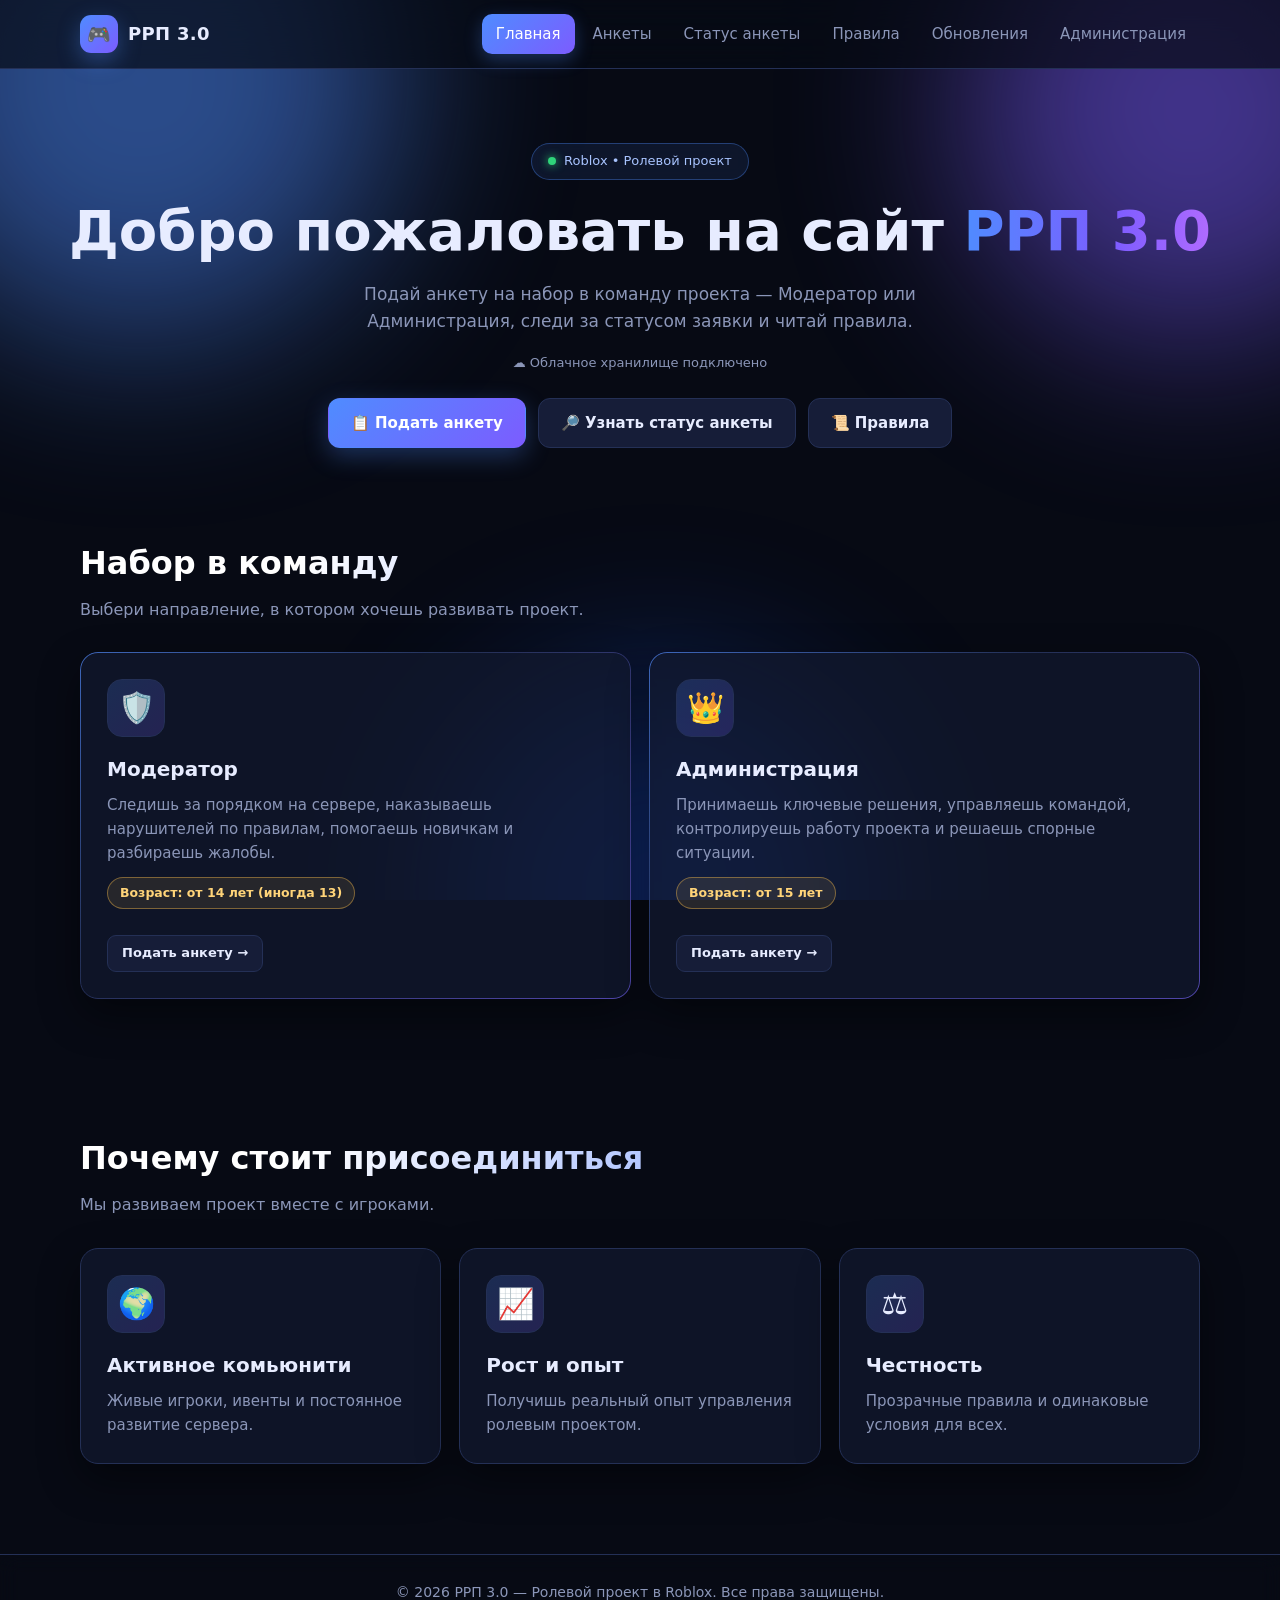
<file: index.html>
<!DOCTYPE html>
<html lang="ru">
<head>
  <meta charset="UTF-8" />
  <meta name="viewport" content="width=device-width, initial-scale=1.0" />
  <title>РРП 3.0 — Главная</title>
  <link rel="stylesheet" href="style.css?v=7" />
</head>
<body>

  <!-- ================= ГЕРОЙ ================= -->
  <section class="hero container">
    <span class="hero__badge"><span class="dot"></span> Roblox • Ролевой проект</span>
    <h1>Добро пожаловать на сайт <span>РРП 3.0</span></h1>
    <p>
      Подай анкету на набор в команду проекта — Модератор или
      Администрация, следи за статусом заявки и читай правила.
    </p>
    <p id="cloudNote" style="font-size:13px;color:var(--muted);margin-top:-14px;margin-bottom:24px;"></p>
    <div class="btn-row">
      <a class="btn btn--primary" href="anketa.html">📋 Подать анкету</a>
      <a class="btn btn--ghost" href="status.html">🔎 Узнать статус анкеты</a>
      <a class="btn btn--ghost" href="rules.html">📜 Правила</a>
    </div>
  </section>

  <!-- ================= НАБОР ================= -->
  <section class="container">
    <h2 class="section-title">Набор в команду</h2>
    <p class="section-sub">Выбери направление, в котором хочешь развивать проект.</p>

    <div class="grid grid--3 fade-in">
      <div class="card card--glow card--hover">
        <div class="card__icon">🛡️</div>
        <h3>Модератор</h3>
        <p>
          Следишь за порядком на сервере, наказываешь нарушителей по правилам,
          помогаешь новичкам и разбираешь жалобы.
        </p>
        <span class="age-pill">Возраст: от 14 лет (иногда 13)</span>
        <br /><br />
        <a class="btn btn--ghost btn--sm" href="anketa.html#moderator">Подать анкету →</a>
      </div>

      <div class="card card--glow card--hover">
        <div class="card__icon">👑</div>
        <h3>Администрация</h3>
        <p>
          Принимаешь ключевые решения, управляешь командой, контролируешь
          работу проекта и решаешь спорные ситуации.
        </p>
        <span class="age-pill">Возраст: от 15 лет</span>
        <br /><br />
        <a class="btn btn--ghost btn--sm" href="anketa.html#admin">Подать анкету →</a>
      </div>
    </div>
  </section>

  <!-- ================= ПОЧЕМУ МЫ ================= -->
  <section class="container">
    <h2 class="section-title">Почему стоит присоединиться</h2>
    <p class="section-sub">Мы развиваем проект вместе с игроками.</p>

    <div class="grid grid--3 fade-in">
      <div class="card card--hover">
        <div class="card__icon">🌍</div>
        <h3>Активное комьюнити</h3>
        <p>Живые игроки, ивенты и постоянное развитие сервера.</p>
      </div>
      <div class="card card--hover">
        <div class="card__icon">📈</div>
        <h3>Рост и опыт</h3>
        <p>Получишь реальный опыт управления ролевым проектом.</p>
      </div>
      <div class="card card--hover">
        <div class="card__icon">⚖️</div>
        <h3>Честность</h3>
        <p>Прозрачные правила и одинаковые условия для всех.</p>
      </div>
    </div>
  </section>

  <script src="supabase-config.js?v=7"></script>
  <script src="app.js?v=7"></script>
  <script src="store.js?v=7"></script>
  <script>
    mountLayout("index");
    document.getElementById("cloudNote").textContent = storageBadge();
  </script>
</body>
</html>
</file>
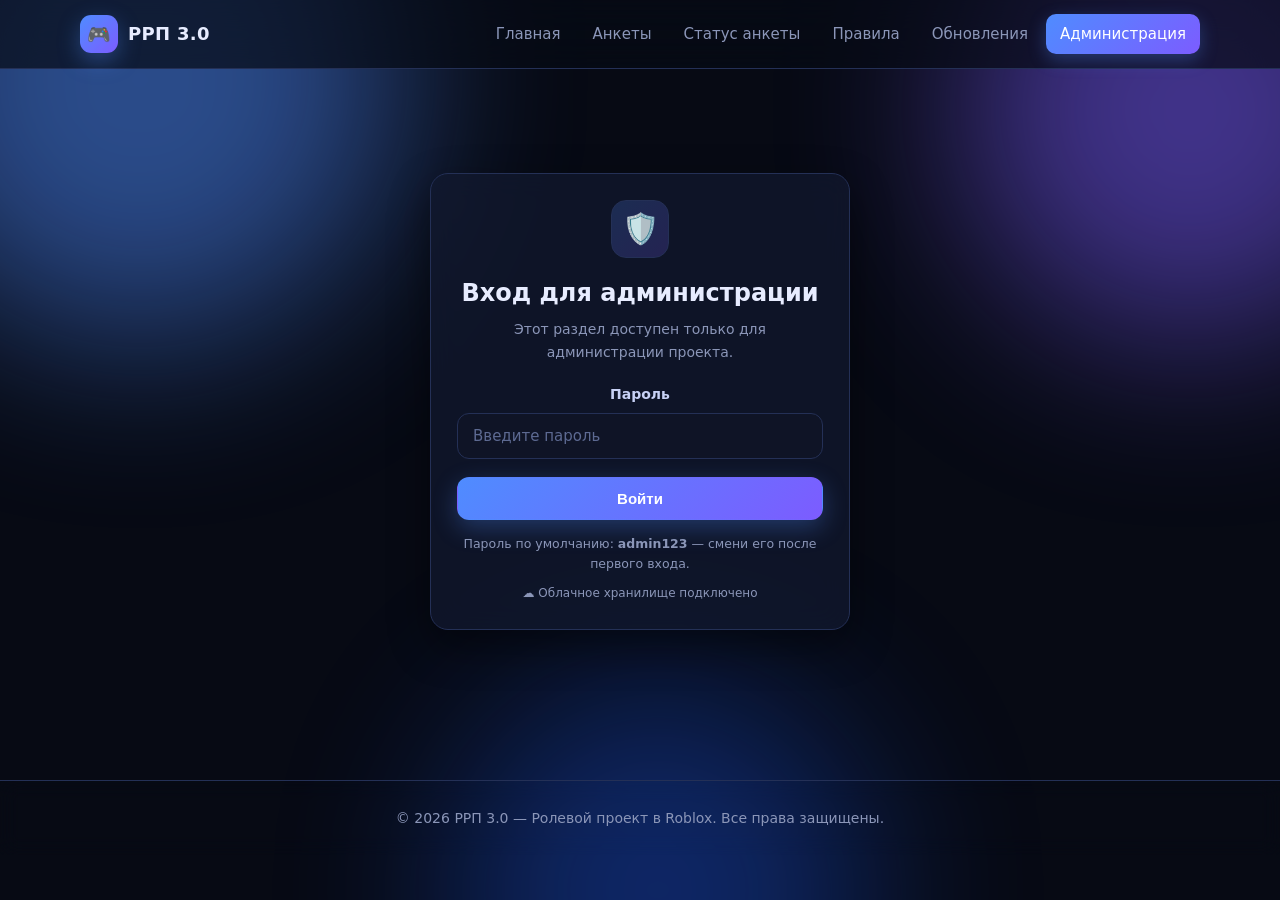
<file: admin.html>
<!DOCTYPE html>
<html lang="ru">
<head>
  <meta charset="UTF-8" />
  <meta name="viewport" content="width=device-width, initial-scale=1.0" />
  <title>Администрация — Панель управления</title>
  <link rel="stylesheet" href="style.css?v=7" />
</head>
<body>

  <main class="container">
    <!-- ============ ЭКРАН ВХОДА ============ -->
    <div id="loginView" class="admin-lock card fade-in">
      <div class="card__icon" style="margin:0 auto 16px;">🛡️</div>
      <h2 style="margin-bottom:6px;">Вход для администрации</h2>
      <p style="color:var(--muted);margin-bottom:20px;font-size:14px;">
        Этот раздел доступен только для администрации проекта.
      </p>
      <form id="loginForm" class="form">
        <div class="field">
          <label>Пароль</label>
          <input type="password" id="loginPass" placeholder="Введите пароль" autocomplete="current-password" />
        </div>
        <button type="submit" class="btn btn--primary btn--block">Войти</button>
      </form>
      <p style="color:var(--muted);font-size:12.5px;margin-top:14px;">
        Пароль по умолчанию: <b>admin123</b> — смени его после первого входа.
      </p>
      <p id="loginMode" style="color:var(--muted);font-size:12px;margin-top:10px;"></p>
    </div>

    <!-- ============ ПАНЕЛЬ ============ -->
    <div id="panelView" class="hidden">
      <div style="display:flex;align-items:center;gap:12px;flex-wrap:wrap;margin-bottom:6px;">
        <h1 class="section-title" style="margin:0;">Панель администрации</h1>
        <span id="cloudBadge" class="badge" style="font-size:11px;"></span>
      </div>
      <p class="section-sub">
        Ответ, написанный в «Ответить игроку», он увидит на странице
        <a href="status.html">«Статус анкеты»</a> по своему коду заявки.
      </p>

      <div class="admin-bar">
        <select id="filterType">
          <option value="all">Все направления</option>
          <option value="moderator">🛡️ Модератор</option>
          <option value="admin">👑 Администрация</option>
        </select>
        <select id="filterStatus">
          <option value="all">Все статусы</option>
          <option value="new">⏳ На рассмотрении</option>
          <option value="ok">✅ Приняты</option>
          <option value="no">❌ Отклонены</option>
        </select>
        <select id="sortBy">
          <option value="new">Сначала новые</option>
          <option value="old">Сначала старые</option>
          <option value="status">По статусу</option>
        </select>
        <input id="searchBox" type="text" placeholder="🔍 Поиск по нику или коду..." style="min-width:220px;" />
        <span class="spacer"></span>
        <button id="btnRefresh" class="btn btn--ghost btn--sm">🔄 Обновить</button>
        <button id="btnExport" class="btn btn--ghost btn--sm">📥 Экспорт JSON</button>
        <button id="btnCsv" class="btn btn--ghost btn--sm">📄 Экспорт CSV</button>
        <button id="btnPass" class="btn btn--ghost btn--sm">🔑 Сменить пароль</button>
        <button id="btnClear" class="btn btn--danger btn--sm">🗑 Очистить все</button>
        <button id="btnLogout" class="btn btn--ghost btn--sm">Выйти</button>
      </div>

      <div class="stats" id="stats"></div>
      <div id="appList"></div>
    </div>
  </main>

  <!-- ============ МОДАЛКА ОТВЕТА ============ -->
  <div class="modal-back" id="answerModal">
    <div class="modal" style="max-width:640px;text-align:left;">
      <div style="display:flex;align-items:center;gap:10px;margin-bottom:16px;">
        <h3 style="margin:0;">💬 Ответ игроку</h3>
        <span id="amTicket" class="badge badge--ticket" style="margin-left:auto;"></span>
      </div>

      <p style="color:var(--muted);font-size:13.5px;margin-bottom:12px;">
        Напиши сообщение — игрок увидит его на странице «Статус анкеты».
      </p>

      <div class="field" style="margin-bottom:14px;">
        <label>Быстрые шаблоны</label>
        <div style="display:flex;gap:8px;flex-wrap:wrap;">
          <button class="btn btn--ghost btn--sm" data-tpl="accepted">✅ Принят</button>
          <button class="btn btn--ghost btn--sm" data-tpl="rejected">❌ Отклонён</button>
          <button class="btn btn--ghost btn--sm" data-tpl="wait">⏳ Ждём решения</button>
          <button class="btn btn--ghost btn--sm" data-tpl="discord">🎮 Напиши в Discord</button>
        </div>
      </div>

      <div class="field">
        <label>Текст ответа</label>
        <textarea id="amText" style="min-height:150px;" placeholder="Привет! Ты принят в состав..."></textarea>
      </div>

      <div class="ans ans--answer" style="margin-top:14px;">
        <b>👁️ Так это увидит игрок</b>
        <div id="amPreview" style="color:var(--muted);">Пока пусто…</div>
      </div>

      <div style="display:flex;gap:8px;margin-top:18px;flex-wrap:wrap;">
        <button id="amSave" class="btn btn--success">💾 Сохранить ответ</button>
        <button id="amAccept" class="btn btn--primary">✅ Принять</button>
        <button id="amReject" class="btn btn--danger">❌ Отклонить</button>
        <button id="amClose" class="btn btn--ghost" style="margin-left:auto;">Отмена</button>
      </div>
    </div>
  </div>

  <script src="supabase-config.js?v=7"></script>
  <script src="app.js?v=7"></script>
  <script src="store.js?v=7"></script>
  <script>
    mountLayout("admin");

    const loginView = document.getElementById("loginView");
    const panelView = document.getElementById("panelView");
    const listEl = document.getElementById("appList");
    const statsEl = document.getElementById("stats");
    const cloudBadge = document.getElementById("cloudBadge");

    const TYPE_RU = { moderator: "Модератор", admin: "Администрация" };
    const TYPE_CLS = { moderator: "moderator", admin: "admin" };

    const TEMPLATES = {
      accepted: "Привет! 🎉\n\nТвоя анкета одобрена — добро пожаловать в состав команды!\nНапиши нам в Discord, чтобы получить роли и доступы.",
      rejected: "Привет!\n\nК сожалению, на данный момент твоя анкета не прошла отбор.\nНе расстраивайся — попробуй подать заявку позже, набравшись опыта. Удачи! 💪",
      wait: "Привет!\n\nТвоя анкета принята и сейчас на рассмотрении. Ожидай решения от администрации — ответ появится здесь же. Спасибо за терпение! ⏳",
      discord: "Привет!\n\nДля завершения отбора напиши нам в Discord: [ссылка]\nТам мы уточним детали и сообщим решение.",
    };

    let cache = [];
    let currentAppId = null;

    /* ---------- Вход / выход ---------- */
    async function render() {
      const logged = Store.isLogged();
      loginView.classList.toggle("hidden", logged);
      panelView.classList.toggle("hidden", !logged);
      if (logged) {
        cloudBadge.textContent = Store.mode() === "cloud" ? "☁️ Облако" : "💾 Локально";
        cloudBadge.className = "badge " + (Store.mode() === "cloud" ? "badge--ok" : "badge--ticket");
        await loadApps();
      }
    }

    document.getElementById("loginMode").textContent = storageBadge();

    document.getElementById("loginForm").addEventListener("submit", async (e) => {
      e.preventDefault();
      const btn = e.target.querySelector('button[type="submit"]');
      btn.disabled = true; btn.textContent = "Проверка...";
      try {
        const pass = document.getElementById("loginPass").value;
        const ok = await Store.checkPass(pass);
        if (ok) {
          Store.login();
          document.getElementById("loginPass").value = "";
          await render();
          toast("Доступ разрешён. Добро пожаловать!");
        } else {
          toast("Неверный пароль!", "err");
        }
      } catch (err) {
        console.error(err);
        toast("Нет связи с базой: " + (err.message || "попробуй позже"), "err");
      } finally {
        btn.disabled = false; btn.textContent = "Войти";
      }
    });

    document.getElementById("btnLogout").addEventListener("click", () => {
      Store.logout();
      render();
      toast("Вы вышли из панели.");
    });

    document.getElementById("btnPass").addEventListener("click", async () => {
      const p = prompt("Введите новый пароль для панели (мин. 4 символа):");
      if (p && p.length >= 4) {
        try { await Store.setPass(p); toast("Пароль изменён. Запомни его!"); }
        catch (err) { console.error(err); toast("Не удалось сохранить пароль: " + (err.message || "сеть"), "err"); }
      } else if (p !== null) {
        toast("Пароль слишком короткий!", "err");
      }
    });

    document.getElementById("btnClear").addEventListener("click", async () => {
      if (confirm("Удалить ВСЕ анкеты? Это действие необратимо.")) {
        try {
          await Store.clear();
          cache = [];
          renderApps();
          toast("Все анкеты удалены.");
        } catch (err) {
          console.error(err);
          toast("Не удалось очистить: " + (err.message || "сеть"), "err");
          await loadApps();
        }
      }
    });

    document.getElementById("btnRefresh").addEventListener("click", async () => {
      await loadApps();
      toast("Список обновлён 🔄");
    });

    document.getElementById("btnExport").addEventListener("click", () => {
      const blob = new Blob([JSON.stringify(cache, null, 2)], { type: "application/json" });
      const a = document.createElement("a");
      a.href = URL.createObjectURL(blob);
      a.download = "zapiski_ankety.json";
      a.click();
      URL.revokeObjectURL(a.href);
      toast("Файл выгружен 📥");
    });

    /* Экспорт CSV (открывается в Excel / Google Таблицах) */
    document.getElementById("btnCsv").addEventListener("click", () => {
      const q = (v) => '"' + String(v ?? "").replace(/"/g, '""') + '"';
      const rows = [["Код", "Ник", "Направление", "Статус", "Дата", "Ответ", "Дата ответа"]];
      cache.forEach((a) => rows.push([
        a.ticket || "", a.roblox || "", TYPE_RU[a.type] || a.type || "",
        a.status === "ok" ? "Принята" : a.status === "no" ? "Отклонена" : "На рассмотрении",
        a.date || "", a.answer || "", a.answerDate || "",
      ]));
      const csv = "\uFEFF" + rows.map((r) => r.map(q).join(";")).join("\r\n");
      const blob = new Blob([csv], { type: "text/csv;charset=utf-8" });
      const a = document.createElement("a");
      a.href = URL.createObjectURL(blob);
      a.download = "ankety.csv";
      a.click();
      URL.revokeObjectURL(a.href);
      toast("CSV выгружен 📄");
    });

    /* ---------- Фильтры ---------- */
    ["filterType", "filterStatus", "sortBy"].forEach((id) =>
      document.getElementById(id).addEventListener("change", renderApps)
    );
    document.getElementById("searchBox").addEventListener("input", renderApps);

    /* ---------- Загрузка ---------- */
    async function loadApps() {
      try {
        const fresh = await Store.list();
        cache = fresh;           // заменяем список только при УСПЕХЕ
        renderApps();
      } catch (err) {
        // Не затираем уже показанные заявки — иначе «анкеты пропадают»
        console.error(err);
        if (cache.length) {
          renderApps();
          toast("Нет связи с базой — показаны прежние данные", "err");
        } else {
          listEl.innerHTML = `<div class="empty"><span class="big">⚠️</span>Ошибка загрузки из базы.<br><small>Нажми «🔄 Обновить» и проверь соединение</small></div>`;
          toast("Ошибка загрузки данных!", "err");
        }
      }
    }

    /* Авто-обновление списка, чтобы не ждать вручную */
    let refreshing = false;
    async function autoRefresh() {
      if (refreshing || !Store.isLogged() || am.classList.contains("show")) return;
      refreshing = true;
      try { await loadApps(); } finally { refreshing = false; }
    }
    setInterval(autoRefresh, 15000);

    /* ---------- Отрисовка ---------- */
    function renderApps() {
      const type = document.getElementById("filterType").value;
      const status = document.getElementById("filterStatus").value;
      const sort = document.getElementById("sortBy").value;
      const q = document.getElementById("searchBox").value.trim().toLowerCase();

      const all = cache;
      const stats = {
        all: all.length,
        new: all.filter((a) => a.status === "new").length,
        ok: all.filter((a) => a.status === "ok").length,
        no: all.filter((a) => a.status === "no").length,
      };

      statsEl.innerHTML = `
        <div class="stat"><b>${stats.all}</b><span>Всего заявок</span></div>
        <div class="stat"><b style="color:var(--yellow)">${stats.new}</b><span>На рассмотрении</span></div>
        <div class="stat"><b style="color:var(--green)">${stats.ok}</b><span>Приняты</span></div>
        <div class="stat"><b style="color:var(--red)">${stats.no}</b><span>Отклонены</span></div>`;

      let list = all.filter((a) => {
        if (type !== "all" && a.type !== type) return false;
        if (status !== "all" && a.status !== status) return false;
        if (q && !String(a.roblox).toLowerCase().includes(q)
              && !String(a.ticket || "").toLowerCase().includes(q)) return false;
        return true;
      });

      if (sort === "old") list = [...list].reverse();
      else if (sort === "status") {
        const order = { new: 0, ok: 1, no: 2 };
        list = [...list].sort((a, b) => (order[a.status] ?? 3) - (order[b.status] ?? 3));
      }

      if (!list.length) {
        listEl.innerHTML = `<div class="empty"><span class="big">📭</span>Заявок пока нет<br /><small>Анкеты появятся здесь после отправки игроками</small></div>`;
        return;
      }

      listEl.innerHTML = list.map((a) => `
        <div class="app-item">
          <div class="app-item__head">
            <b style="font-size:18px;">${esc(a.roblox)}</b>
            <span class="badge badge--${TYPE_CLS[a.type]}">${TYPE_RU[a.type] || esc(a.type)}</span>
            <span class="badge badge--${a.status}">
              ${a.status === "new" ? "⏳ На рассмотрении" : a.status === "ok" ? "✅ Принята" : "❌ Отклонена"}
            </span>
            ${syncing.has(a.id) ? `<span class="badge badge--ticket">⏳ сохраняется…</span>` : ""}
            <span class="badge badge--ticket">${esc(a.ticket || "—")}</span>
            <span class="app-item__meta">📅 ${esc(a.date)}</span>
            ${a.answerDate ? `<span class="app-item__meta">💬 Ответ: ${esc(a.answerDate)}</span>` : ""}
          </div>

          ${(a.answers || []).map((ans) => `
            <div class="ans">
              <b>${esc(ans.label)}</b>
              <div>${esc(ans.value)}</div>
            </div>`).join("")}

          ${
            a.answer
              ? `<div class="ans ans--answer">
                   <b>💬 Ответ (видит игрок)</b>
                   <div>${esc(a.answer)}</div>
                 </div>`
              : `<div class="ans">
                   <b>💬 Ответ пока не отправлен</b>
                   <div style="color:var(--muted)">Игрок увидит «Пока нет ответа».</div>
                 </div>`
          }

          <div style="display:flex;gap:8px;margin-top:14px;flex-wrap:wrap;">
            <button class="btn btn--success btn--sm" onclick="setStatus('${a.id}','ok',this)">✅ Принять</button>
            <button class="btn btn--danger btn--sm" onclick="setStatus('${a.id}','no',this)">❌ Отклонить</button>
            <button class="btn btn--primary btn--sm" onclick="openAnswer('${a.id}')">💬 Ответить игроку</button>
            <button class="btn btn--ghost btn--sm" onclick="copyText('${esc(a.ticket)}','Код скопирован 🎫')">🎫 Копировать код</button>
            <button class="btn btn--ghost btn--sm" onclick="delApp('${a.id}',this)">🗑</button>
          </div>
        </div>`).join("");
    }

    /* ---------- Действия ---------- */
    /* Синхронизируемые заявки — показываем «⏳ сохраняется» */
    const syncing = new Set();

    function markSync(id) { syncing.add(id); renderApps(); }
    function unmarkSync(id) { syncing.delete(id); renderApps(); }

    async function setStatus(id, st, btn) {
      const answerDate = st === "new" ? "" : nowStr();
      // 1) Мгновенно показываем результат игроку/админу (оптимистично)
      const app = cache.find((a) => a.id === id);
      if (app) { app.status = st; app.answerDate = answerDate; renderApps(); }
      markSync(id);

      // 2) Фоном сохраняем в базу — интерфейс не блокируется
      try {
        await Store.update(id, { status: st, answerDate });
        toast(st === "ok" ? "Заявка принята ✅" : st === "no" ? "Заявка отклонена ❌" : "Статус сброшен");
      } catch (err) {
        console.error(err);
        toast("Не удалось сохранить: " + (err.message || "ошибка сети"), "err");
      } finally {
        unmarkSync(id);
        try { await loadApps(); } catch { /* уже показана ошибка */ }
      }
    }

    async function delApp(id, btn) {
      if (!confirm("Удалить эту заявку?")) return;
      const snapshot = [...cache];
      cache = cache.filter((a) => a.id !== id);
      renderApps();
      try {
        await Store.remove(id);
        toast("Заявка удалена.");
      } catch (err) {
        console.error(err);
        cache = snapshot; // вернули — удаление не прошло
        renderApps();
        toast("Не удалось удалить: " + (err.message || "ошибка сети"), "err");
      }
    }

    function copyText(text, msg) {
      navigator.clipboard?.writeText(text).then(
        () => toast(msg),
        () => toast("Скопируйте вручную", "err")
      );
    }

    /* ---------- Модалка ответа ---------- */
    const am = document.getElementById("answerModal");
    const amText = document.getElementById("amText");
    const amPreview = document.getElementById("amPreview");

    function openAnswer(id) {
      currentAppId = id;
      const cur = cache.find((a) => a.id === id);
      document.getElementById("amTicket").textContent = cur?.ticket || "";
      amText.value = cur?.answer || "";
      amPreview.textContent = amText.value || "Пока пусто…";
      am.classList.add("show");
    }

    amText.addEventListener("input", () => {
      amPreview.textContent = amText.value || "Пока пусто…";
    });

    document.querySelectorAll("[data-tpl]").forEach((b) =>
      b.addEventListener("click", () => {
        amText.value = TEMPLATES[b.dataset.tpl] || "";
        amPreview.textContent = amText.value;
      })
    );

    document.getElementById("amClose").addEventListener("click", () => am.classList.remove("show"));
    am.addEventListener("click", (e) => { if (e.target === am) am.classList.remove("show"); });

    /* Сохранение ответа: модалка закрывается сразу, синхронизация фоном */
    async function saveAnswer(btn, patch, okMsg) {
      if (!currentAppId) return;
      const text = amText.value.trim();
      if (!text) { toast("Напиши текст ответа — иначе игрок ничего не увидит", "err"); amText.focus(); return; }

      const id = currentAppId;
      const payload = { answer: text, answerDate: nowStr(), ...patch };

      // Мгновенно обновляем список и закрываем окно
      const app = cache.find((a) => a.id === id);
      if (app) Object.assign(app, payload);
      am.classList.remove("show");
      renderApps();
      markSync(id);

      try {
        await Store.update(id, payload);
        toast(okMsg);
      } catch (err) {
        console.error(err);
        toast("Ответ НЕ сохранился: " + (err.message || "ошибка сети"), "err");
      } finally {
        unmarkSync(id);
        try { await loadApps(); } catch { /* ошибка уже показана */ }
      }
    }

    document.getElementById("amSave").addEventListener("click", (e) =>
      saveAnswer(e.currentTarget, {}, "Ответ сохранён 💬"));

    document.getElementById("amAccept").addEventListener("click", (e) =>
      saveAnswer(e.currentTarget, { status: "ok" }, "Принято ✅"));

    document.getElementById("amReject").addEventListener("click", (e) =>
      saveAnswer(e.currentTarget, { status: "no" }, "Отклонено ❌"));

    render();
  </script>
</body>
</html>
</file>
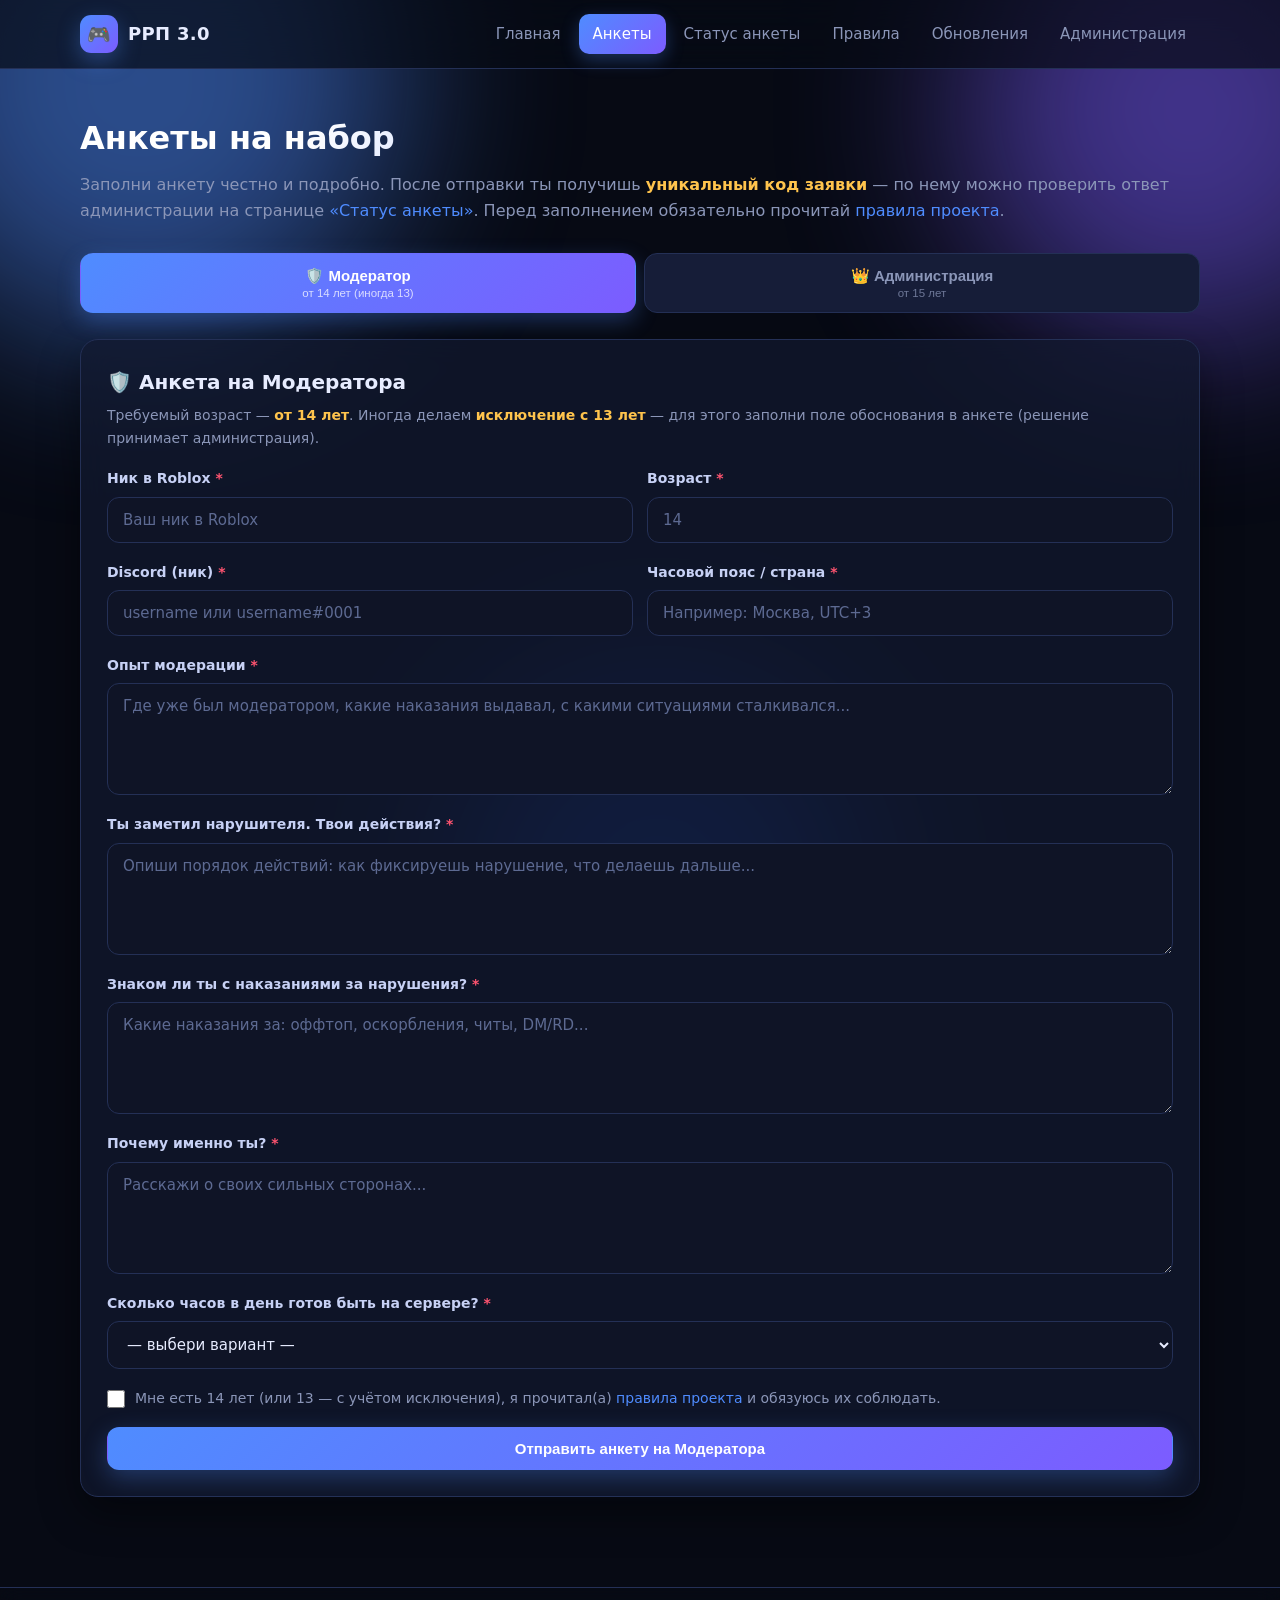
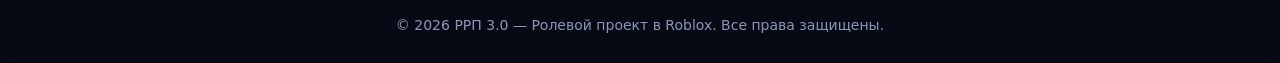
<file: anketa.html>
<!DOCTYPE html>
<html lang="ru">
<head>
  <meta charset="UTF-8" />
  <meta name="viewport" content="width=device-width, initial-scale=1.0" />
  <title>Анкеты — Набор в команду</title>
  <link rel="stylesheet" href="style.css?v=7" />
</head>
<body>

  <main class="container">
    <h1 class="section-title">Анкеты на набор</h1>
    <p class="section-sub">
      Заполни анкету честно и подробно. После отправки ты получишь
      <b style="color:var(--yellow)">уникальный код заявки</b> — по нему можно
      проверить ответ администрации на странице
      <a href="status.html">«Статус анкеты»</a>. Перед заполнением обязательно
      прочитай <a href="rules.html">правила проекта</a>.
    </p>

    <!-- ================= ТАБЫ ================= -->
    <div class="tabs">
      <button class="tab active" data-tab="moderator">🛡️ Модератор<small>от 14 лет (иногда 13)</small></button>
      <button class="tab" data-tab="admin">👑 Администрация<small>от 15 лет</small></button>
    </div>

    <!-- ============ АНКЕТА: МОДЕРАТОР (14+) ============ -->
    <section id="moderator" class="card fade-in">
      <h3 style="margin-bottom:6px;">🛡️ Анкета на Модератора</h3>
      <p style="color:var(--muted);font-size:14px;margin-bottom:18px;">Требуемый возраст — <b style="color:var(--yellow)">от 14 лет</b>.
        Иногда делаем <b style="color:var(--yellow)">исключение с 13 лет</b> — для этого заполни поле обоснования в анкете (решение принимает администрация).</p>
      <form class="form" data-type="moderator" data-min-age="14" data-exception-age="13" novalidate>
        <div class="field--row">
          <div class="field">
            <label>Ник в Roblox <span class="req">*</span></label>
            <input type="text" name="roblox" placeholder="Ваш ник в Roblox" required />
          </div>
          <div class="field">
            <label>Возраст <span class="req">*</span></label>
            <input type="number" name="age" min="13" max="99" placeholder="14" required />
            <span class="error-text" data-err="age">Минимальный возраст — 14 лет (иногда исключение с 13 — заполни обоснование)</span>
          </div>
        </div>

        <div class="field hidden" data-exc="moderator" style="padding:14px;border:1px dashed var(--accent);border-radius:12px;">
          <label>Обоснование исключения — тебе 13 лет <span class="req">*</span></label>
          <textarea name="age_excuse" placeholder="Почему тебе можно сделать исключение: опыт, активность, рекомендации, достижения..."></textarea>
          <span class="error-text" data-err="age_excuse">Без обоснования анкету с 13 лет не примем — заполни поле</span>
          <small style="color:var(--muted);font-size:12.5px;">Администрация не гарантирует принятие — заявка с 13 лет рассматривается как исключение.</small>
        </div>

        <div class="field--row">
          <div class="field">
            <label>Discord (ник) <span class="req">*</span></label>
            <input type="text" name="discord" placeholder="username или username#0001" required />
            <span class="error-text" data-err="discord">Укажите корректный Discord ник</span>
          </div>
          <div class="field">
            <label>Часовой пояс / страна <span class="req">*</span></label>
            <input type="text" name="tz" placeholder="Например: Москва, UTC+3" required />
          </div>
        </div>

        <div class="field">
          <label>Опыт модерации <span class="req">*</span></label>
          <textarea name="exp" placeholder="Где уже был модератором, какие наказания выдавал, с какими ситуациями сталкивался..." required></textarea>
        </div>

        <div class="field">
          <label>Ты заметил нарушителя. Твои действия? <span class="req">*</span></label>
          <textarea name="cheater" placeholder="Опиши порядок действий: как фиксируешь нарушение, что делаешь дальше..." required></textarea>
        </div>

        <div class="field">
          <label>Знаком ли ты с наказаниями за нарушения? <span class="req">*</span></label>
          <textarea name="punish" placeholder="Какие наказания за: оффтоп, оскорбления, читы, DM/RD..." required></textarea>
        </div>

        <div class="field">
          <label>Почему именно ты? <span class="req">*</span></label>
          <textarea name="why" placeholder="Расскажи о своих сильных сторонах..." required></textarea>
        </div>

        <div class="field">
          <label>Сколько часов в день готов быть на сервере? <span class="req">*</span></label>
          <select name="hours" required>
            <option value="">— выбери вариант —</option>
            <option>1–2 часа</option>
            <option>2–4 часа</option>
            <option>4–6 часов</option>
            <option>Более 6 часов</option>
          </select>
        </div>

        <label class="checkbox">
          <input type="checkbox" name="agree" required />
          <span>Мне есть 14 лет (или 13 — с учётом исключения), я прочитал(а) <a href="rules.html">правила проекта</a> и обязуюсь их соблюдать.</span>
        </label>

        <button type="submit" class="btn btn--primary">Отправить анкету на Модератора</button>
      </form>
    </section>

    <!-- ============ АНКЕТА: АДМИНИСТРАЦИЯ (15+) ============ -->
    <section id="admin" class="card fade-in hidden">
      <h3 style="margin-bottom:6px;">👑 Анкета в Администрацию</h3>
      <p style="color:var(--muted);font-size:14px;margin-bottom:18px;">Требуемый возраст — <b style="color:var(--yellow)">от 15 лет</b>.</p>
      <form class="form" data-type="admin" data-min-age="15" novalidate>
        <div class="field--row">
          <div class="field">
            <label>Ник в Roblox <span class="req">*</span></label>
            <input type="text" name="roblox" placeholder="Ваш ник в Roblox" required />
          </div>
          <div class="field">
            <label>Возраст <span class="req">*</span></label>
            <input type="number" name="age" min="15" max="99" placeholder="15" required />
            <span class="error-text" data-err="age">Минимальный возраст — 15 лет</span>
          </div>
        </div>

        <div class="field--row">
          <div class="field">
            <label>Discord (ник) <span class="req">*</span></label>
            <input type="text" name="discord" placeholder="username или username#0001" required />
            <span class="error-text" data-err="discord">Укажите корректный Discord ник</span>
          </div>
          <div class="field">
            <label>Часовой пояс <span class="req">*</span></label>
            <input type="text" name="tz" placeholder="Например: Москва, UTC+3" required />
          </div>
        </div>

        <div class="field">
          <label>Опыт в администрации Roblox-проектов <span class="req">*</span></label>
          <textarea name="exp" placeholder="Где был админом, какие обязанности выполнял, с какими ситуациями сталкивался..." required></textarea>
        </div>

        <div class="field">
          <label>Что для тебя значит роль администратора? <span class="req">*</span></label>
          <textarea name="meaning" placeholder="Расскажи, как ты понимаешь ответственность этой роли..." required></textarea>
        </div>

        <div class="field">
          <label>Как разрешишь спор между игроками? <span class="req">*</span></label>
          <textarea name="conflict" placeholder="Опиши порядок действий при конфликте..." required></textarea>
        </div>

        <div class="field">
          <label>Сколько часов в день готов быть на сервере? <span class="req">*</span></label>
          <select name="hours" required>
            <option value="">— выбери вариант —</option>
            <option>1–2 часа</option>
            <option>2–4 часа</option>
            <option>4–6 часов</option>
            <option>Более 6 часов</option>
          </select>
        </div>

        <div class="field">
          <label>Почему именно ты? <span class="req">*</span></label>
          <textarea name="why" placeholder="Расскажи о своих сильных сторонах..." required></textarea>
        </div>

        <label class="checkbox">
          <input type="checkbox" name="agree" required />
          <span>Мне есть 15 лет, я прочитал(а) <a href="rules.html">правила проекта</a> и обязуюсь их соблюдать.</span>
        </label>

        <button type="submit" class="btn btn--primary">Отправить анкету в Администрацию</button>
      </form>
    </section>
  </main>

  <!-- ============ МОДАЛКА С КОДЕМ ЗАЯВКИ ============ -->
  <div class="modal-back" id="ticketModal">
    <div class="modal">
      <div class="modal__icon">✅</div>
      <h3>Анкета отправлена!</h3>
      <p>Сохрани свой уникальный код заявки — по нему ты увидишь ответ администрации.</p>
      <div class="ticket" id="ticketCode">--</div>
      <div class="btn-row">
        <button class="btn btn--success" id="btnCopyTicket">📋 Скопировать код</button>
        <a class="btn btn--primary" id="btnGoStatus" href="status.html">Проверить статус</a>
      </div>
      <p style="margin:16px 0 0;font-size:13px;">Код также отправлен тебе в Discord-личку (если бот подключён).</p>
    </div>
  </div>

  <script src="supabase-config.js?v=7"></script>
  <script src="app.js?v=7"></script>
  <script src="store.js?v=7"></script>
  <script>
    mountLayout("anketa");

    /* ---------- Переключение вкладок ---------- */
    const tabs = document.querySelectorAll(".tab");
    const panels = document.querySelectorAll("section.card[id]");

    function showTab(name) {
      tabs.forEach((t) => t.classList.toggle("active", t.dataset.tab === name));
      panels.forEach((p) => p.classList.toggle("hidden", p.id !== name));
      history.replaceState(null, "", "#" + name);
    }

    tabs.forEach((t) => t.addEventListener("click", () => showTab(t.dataset.tab)));

    const start = location.hash.replace("#", "");
    if (["moderator", "admin"].includes(start)) showTab(start);

    /* ---------- Отправка анкет ---------- */
    const RU_FIELD = {
      roblox: "Ник в Roblox", age: "Возраст", discord: "Discord", tz: "Часовой пояс",
      exp: "Опыт", why: "Мотивация", cheater: "Действия с нарушителем",
      punish: "Наказания", conflict: "Конфликтная ситуация",
      meaning: "Смысл роли", extra: "Доп. информация", hours: "Свободное время",
      age_excuse: "Обоснование исключения (13 лет)",
    };

    /* ---------- Исключение с 13 лет (только модератор) ---------- */
    document.querySelectorAll('form[data-exception-age]').forEach((form) => {
      const ageInput = form.querySelector('[name="age"]');
      const excBox = form.querySelector("[data-exc]");
      const excArea = form.querySelector('[name="age_excuse"]');
      const excErr = form.querySelector('[data-err="age_excuse"]');
      if (!ageInput || !excBox) return;

      const sync = () => {
        const a = parseInt(ageInput.value, 10);
        const show = a === parseInt(form.dataset.exceptionAge, 10);
        excBox.classList.toggle("hidden", !show);
        if (!show && excArea) { excArea.value = ""; excArea.style.borderColor = ""; if (excErr) excErr.style.display = "none"; }
      };
      ageInput.addEventListener("input", sync);
      sync();
    });

    const modal = document.getElementById("ticketModal");
    let lastTicket = "";

    document.getElementById("btnCopyTicket").addEventListener("click", () => {
      navigator.clipboard?.writeText(lastTicket).then(
        () => toast("Код скопирован 📋"),
        () => toast("Скопируйте код вручную", "err")
      );
    });

    modal.addEventListener("click", (e) => {
      if (e.target === modal) modal.classList.remove("show");
    });

    document.querySelectorAll("form.form").forEach((form) => {
      form.addEventListener("submit", async (e) => {
        e.preventDefault();

        if (!validateForm(form)) {
          toast("Заполни все обязательные поля!", "err");
          return;
        }

        const minAge = parseInt(form.dataset.minAge, 10) || 0;
        const excAge = parseInt(form.dataset.exceptionAge, 10) || 0;
        // Жёсткий минимум: если есть исключение (13) — ниже него не проходим,
        // а ровно на исключении обязана быть причина
        const hardMin = excAge && excAge < minAge ? excAge : minAge;
        const ageField = form.querySelector('[name="age"]');
        const ageErr = form.querySelector('[data-err="age"]');
        const age = parseInt(ageField.value, 10);

        if (!age || age < hardMin) {
          ageField.style.borderColor = "var(--red)";
          if (ageErr) ageErr.style.display = "block";
          toast(
            excAge
              ? `Минимальный возраст — ${minAge} лет (иногда исключение с ${excAge})`
              : "Возраст не соответствует требованиям!",
            "err"
          );
          return;
        }
        ageField.style.borderColor = "";
        if (ageErr) ageErr.style.display = "none";

        /* Исключение с 13 лет: обязательно обоснование */
        const excArea = form.querySelector('[name="age_excuse"]');
        const excErr = form.querySelector('[data-err="age_excuse"]');
        if (excAge && age === excAge && excArea) {
          if (!excArea.value.trim()) {
            excArea.style.borderColor = "var(--red)";
            if (excErr) excErr.style.display = "block";
            excArea.focus();
            toast("С 13 лет нужно обоснование исключения", "err");
            return;
          }
          excArea.style.borderColor = "";
          if (excErr) excErr.style.display = "none";
        } else if (excArea) {
          excArea.style.borderColor = "";
          if (excErr) excErr.style.display = "none";
        }

        const discord = form.querySelector('[name="discord"]');
        const errEl = form.querySelector('[data-err="discord"]');
        if (!isDiscordTag(discord.value)) {
          discord.style.borderColor = "var(--red)";
          if (errEl) errEl.style.display = "block";
          toast("Проверь Discord ник — формат неверный", "err");
          return;
        }
        discord.style.borderColor = "";
        if (errEl) errEl.style.display = "none";

        const data = {};
        new FormData(form).forEach((v, k) => (data[k] = v));

        const submitBtn = form.querySelector('button[type="submit"]');
        const oldText = submitBtn.textContent;
        submitBtn.disabled = true;
        submitBtn.textContent = "Отправка...";
        // Подсказка, если база отвечает долго — чтобы не казалось, что всё зависло
        const hint = setTimeout(() => { submitBtn.textContent = "Отправляем — база греется…"; }, 4000);

        try {
          const created = await Store.create({
            type: form.dataset.type,
            roblox: data.roblox,
            age: age,
            discord: data.discord,
            tz: data.tz,
            hours: data.hours,
            answers: Object.entries(data)
              .filter(([k]) => k !== "agree")
              .map(([k, v]) => ({ label: RU_FIELD[k] || k, value: v })),
          });

          lastTicket = created.ticket;
          document.getElementById("ticketCode").textContent = created.ticket;
          // Передаём код в ссылку, чтобы игрок увидел статус сразу
          document.getElementById("btnGoStatus").href =
            "status.html?ticket=" + encodeURIComponent(created.ticket);
          modal.classList.add("show");
          form.reset();
          // Сбросить подсказку об исключении 13 лет после отправки
          form.querySelectorAll("[data-exc]").forEach((b) => b.classList.add("hidden"));
        } catch (err) {
          console.error(err);
          toast("Ошибка отправки: " + (err.message || "попробуй ещё раз"), "err");
        } finally {
          clearTimeout(hint);
          submitBtn.disabled = false;
          submitBtn.textContent = oldText;
        }
      });
    });
  </script>
</body>
</html>
</file>
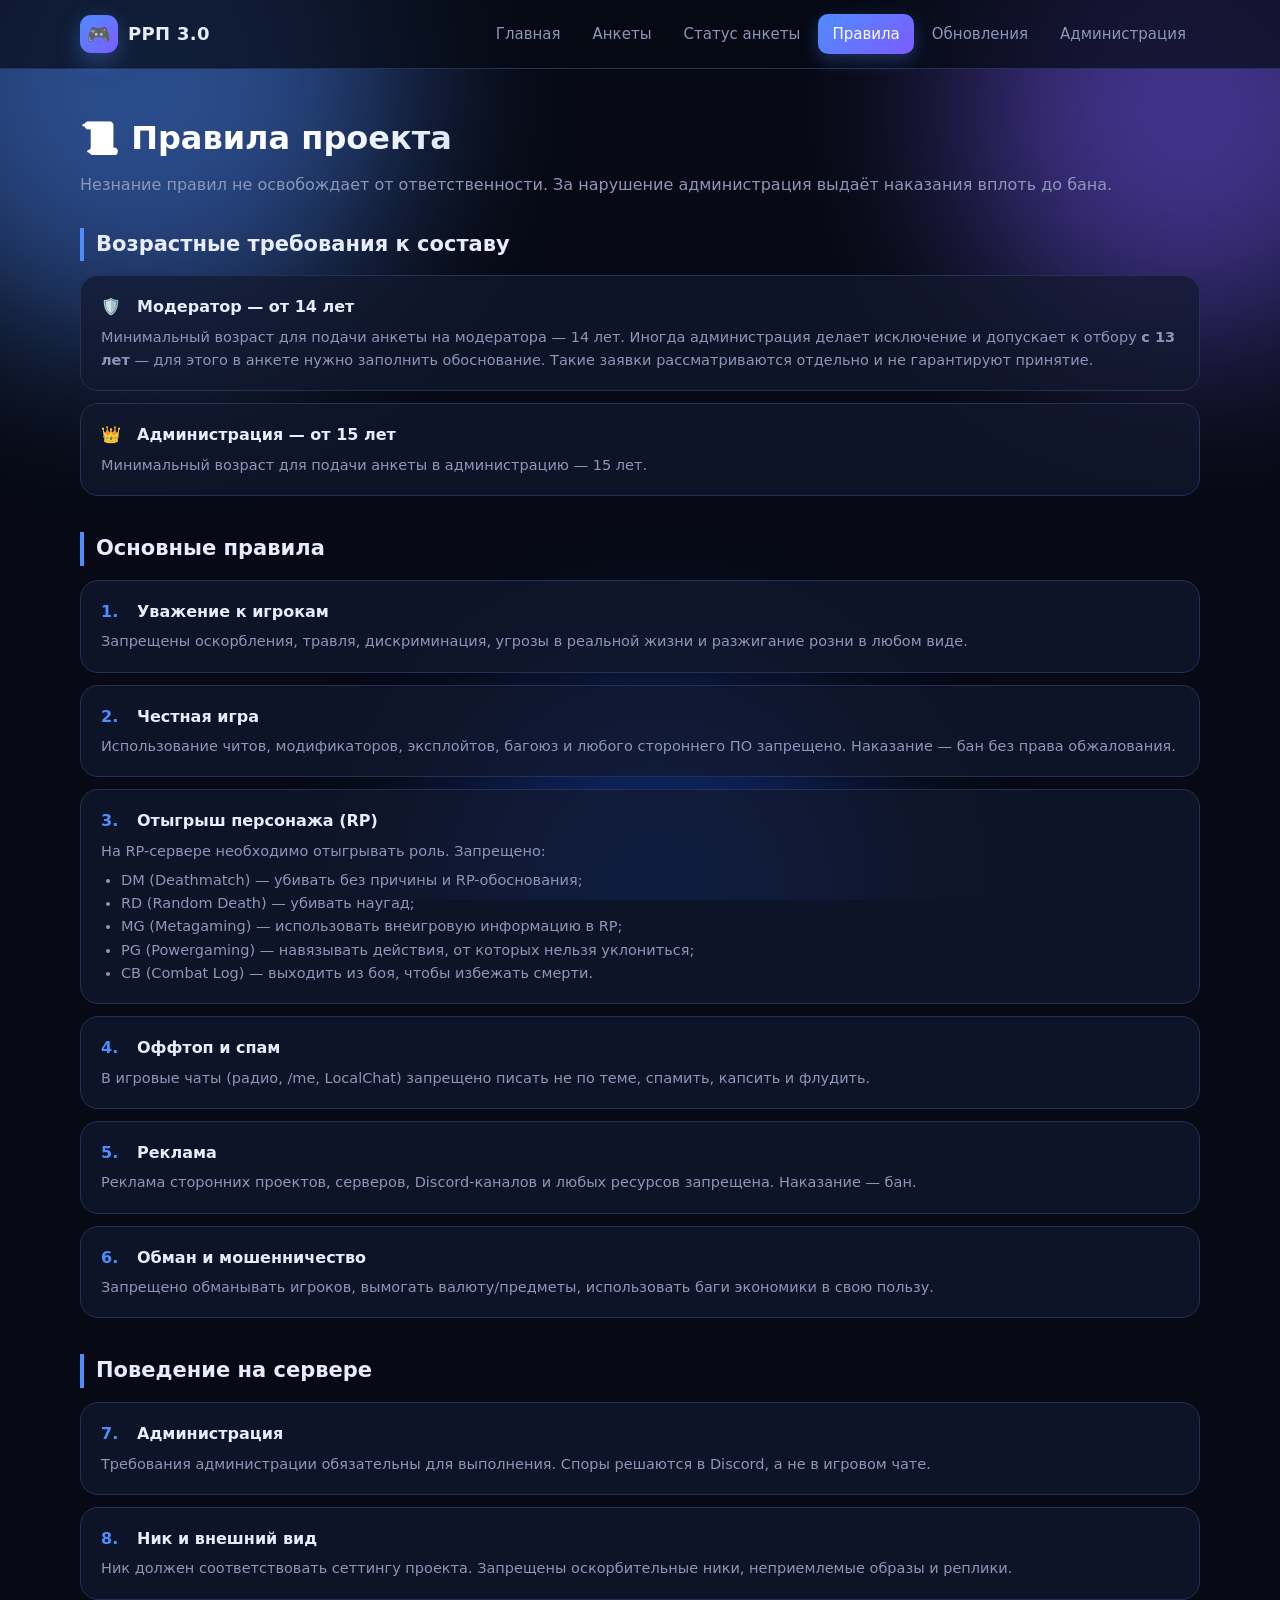
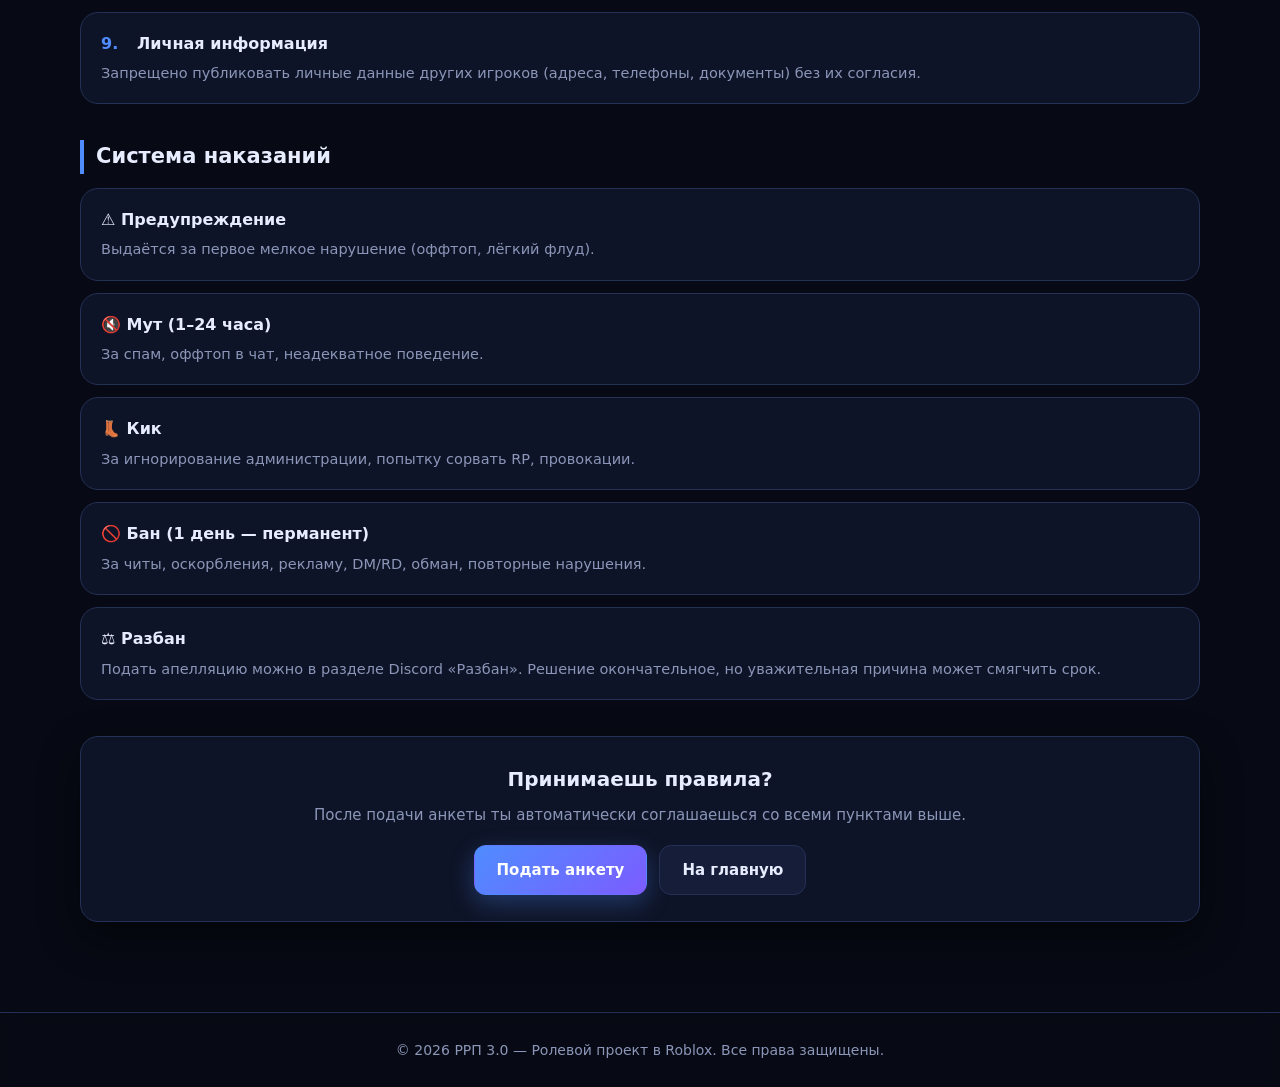
<file: rules.html>
<!DOCTYPE html>
<html lang="ru">
<head>
  <meta charset="UTF-8" />
  <meta name="viewport" content="width=device-width, initial-scale=1.0" />
  <title>Правила проекта</title>
  <link rel="stylesheet" href="style.css?v=7" />
</head>
<body>

  <main class="container">
    <h1 class="section-title">📜 Правила проекта</h1>
    <p class="section-sub">
      Незнание правил не освобождает от ответственности. За нарушение
      администрация выдаёт наказания вплоть до бана.
    </p>

    <!-- ============ ВОЗРАСТНЫЕ ТРЕБОВАНИЯ ============ -->
    <div class="rules-block">
      <h2 class="rules-block__title">Возрастные требования к составу</h2>

      <div class="rule">
        <h4><span class="num">🛡️</span> Модератор — от 14 лет</h4>
        <p>Минимальный возраст для подачи анкеты на модератора — 14 лет.
          Иногда администрация делает исключение и допускает к отбору <b>с 13 лет</b> — для этого в анкете нужно заполнить обоснование.
          Такие заявки рассматриваются отдельно и не гарантируют принятие.</p>
      </div>

      <div class="rule">
        <h4><span class="num">👑</span> Администрация — от 15 лет</h4>
        <p>Минимальный возраст для подачи анкеты в администрацию — 15 лет.</p>
      </div>
    </div>

    <!-- ============ ОСНОВНЫЕ ПРАВИЛА ============ -->
    <div class="rules-block">
      <h2 class="rules-block__title">Основные правила</h2>

      <div class="rule">
        <h4><span class="num">1.</span> Уважение к игрокам</h4>
        <p>Запрещены оскорбления, травля, дискриминация, угрозы в реальной жизни и разжигание розни в любом виде.</p>
      </div>

      <div class="rule">
        <h4><span class="num">2.</span> Честная игра</h4>
        <p>Использование читов, модификаторов, эксплойтов, багоюз и любого стороннего ПО запрещено. Наказание — бан без права обжалования.</p>
      </div>

      <div class="rule">
        <h4><span class="num">3.</span> Отыгрыш персонажа (RP)</h4>
        <p>
          На RP-сервере необходимо отыгрывать роль. Запрещено:
          <ul>
            <li>DM (Deathmatch) — убивать без причины и RP-обоснования;</li>
            <li>RD (Random Death) — убивать наугад;</li>
            <li>MG (Metagaming) — использовать внеигровую информацию в RP;</li>
            <li>PG (Powergaming) — навязывать действия, от которых нельзя уклониться;</li>
            <li>CB (Combat Log) — выходить из боя, чтобы избежать смерти.</li>
          </ul>
        </p>
      </div>

      <div class="rule">
        <h4><span class="num">4.</span> Оффтоп и спам</h4>
        <p>В игровые чаты (радио, /me, LocalChat) запрещено писать не по теме, спамить, капсить и флудить.</p>
      </div>

      <div class="rule">
        <h4><span class="num">5.</span> Реклама</h4>
        <p>Реклама сторонних проектов, серверов, Discord-каналов и любых ресурсов запрещена. Наказание — бан.</p>
      </div>

      <div class="rule">
        <h4><span class="num">6.</span> Обман и мошенничество</h4>
        <p>Запрещено обманывать игроков, вымогать валюту/предметы, использовать баги экономики в свою пользу.</p>
      </div>
    </div>

    <!-- ============ ПОВЕДЕНИЕ ============ -->
    <div class="rules-block">
      <h2 class="rules-block__title">Поведение на сервере</h2>

      <div class="rule">
        <h4><span class="num">7.</span> Администрация</h4>
        <p>Требования администрации обязательны для выполнения. Споры решаются в Discord, а не в игровом чате.</p>
      </div>

      <div class="rule">
        <h4><span class="num">8.</span> Ник и внешний вид</h4>
        <p>Ник должен соответствовать сеттингу проекта. Запрещены оскорбительные ники, неприемлемые образы и реплики.</p>
      </div>

      <div class="rule">
        <h4><span class="num">9.</span> Личная информация</h4>
        <p>Запрещено публиковать личные данные других игроков (адреса, телефоны, документы) без их согласия.</p>
      </div>
    </div>

    <!-- ============ НАКАЗАНИЯ ============ -->
    <div class="rules-block">
      <h2 class="rules-block__title">Система наказаний</h2>

      <div class="rule">
        <h4>⚠️ Предупреждение</h4>
        <p>Выдаётся за первое мелкое нарушение (оффтоп, лёгкий флуд).</p>
      </div>

      <div class="rule">
        <h4>🔇 Мут (1–24 часа)</h4>
        <p>За спам, оффтоп в чат, неадекватное поведение.</p>
      </div>

      <div class="rule">
        <h4>👢 Кик</h4>
        <p>За игнорирование администрации, попытку сорвать RP, провокации.</p>
      </div>

      <div class="rule">
        <h4>🚫 Бан (1 день — перманент)</h4>
        <p>За читы, оскорбления, рекламу, DM/RD, обман, повторные нарушения.</p>
      </div>

      <div class="rule">
        <h4>⚖️ Разбан</h4>
        <p>Подать апелляцию можно в разделе Discord «Разбан». Решение окончательное, но уважительная причина может смягчить срок.</p>
      </div>
    </div>

    <!-- ============ ПРИНЯТИЕ ============ -->
    <div class="card" style="text-align:center;">
      <h3>Принимаешь правила?</h3>
      <p style="margin-bottom:18px;">После подачи анкеты ты автоматически соглашаешься со всеми пунктами выше.</p>
      <div class="btn-row">
        <a class="btn btn--primary" href="anketa.html">Подать анкету</a>
        <a class="btn btn--ghost" href="index.html">На главную</a>
      </div>
    </div>
  </main>

  <script src="supabase-config.js?v=7"></script>
  <script src="app.js?v=7"></script>
  <script>mountLayout("rules");</script>
</body>
</html>
</file>
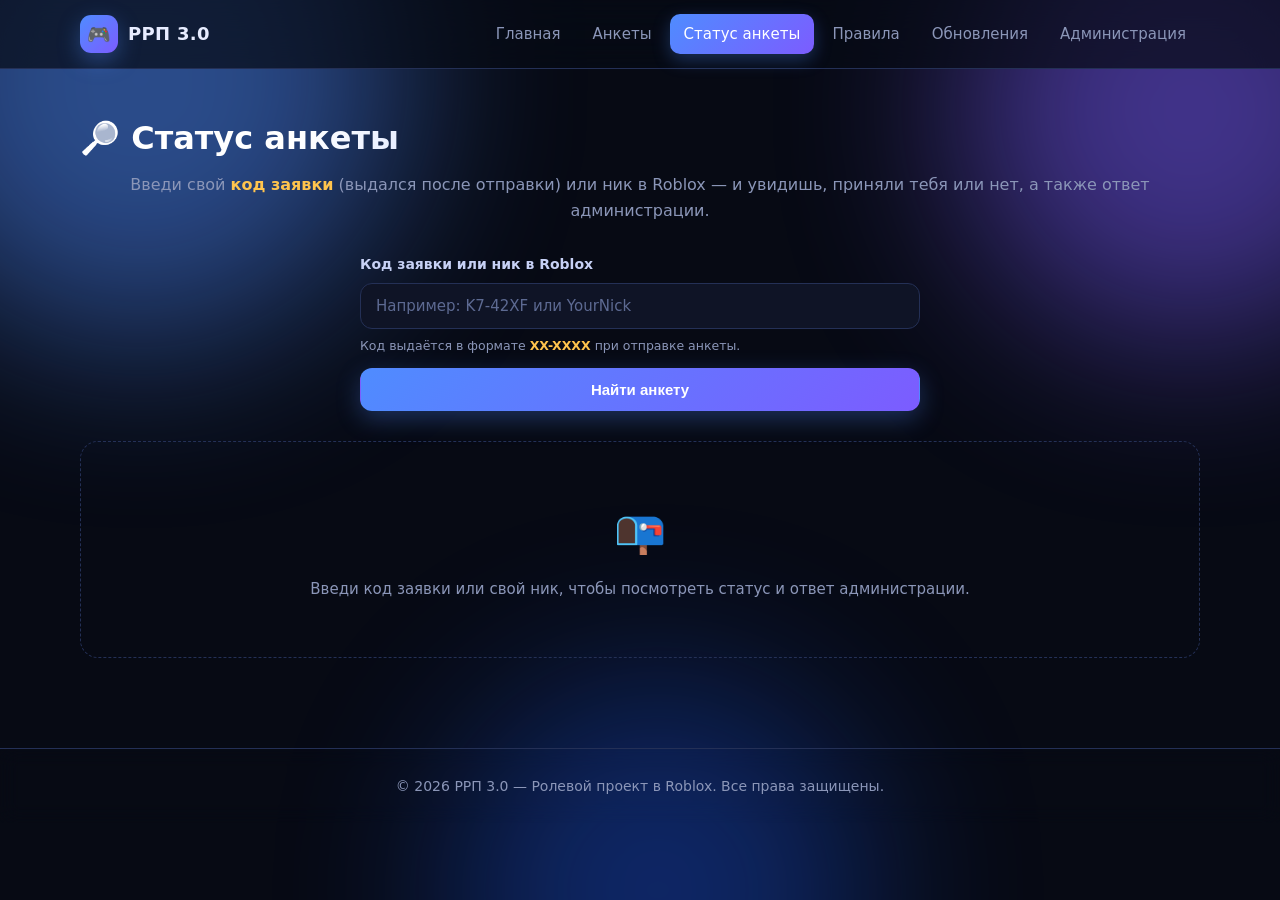
<file: status.html>
<!DOCTYPE html>
<html lang="ru">
<head>
  <meta charset="UTF-8" />
  <meta name="viewport" content="width=device-width, initial-scale=1.0" />
  <title>Статус анкеты — RP PROJECT</title>
  <link rel="stylesheet" href="style.css?v=7" />
</head>
<body>

  <main class="container">
    <h1 class="section-title">🔎 Статус анкеты</h1>
    <p class="section-sub" style="text-align:center;">
      Введи свой <b style="color:var(--yellow)">код заявки</b> (выдался после отправки)
      или ник в Roblox — и увидишь, приняли тебя или нет, а также ответ администрации.
    </p>

    <!-- ============ ПОИСК ============ -->
    <div class="status-search">
      <form id="searchForm" class="form" style="gap:12px;">
        <div class="field">
          <label>Код заявки или ник в Roblox</label>
          <input type="text" id="searchInput" placeholder="Например: K7-42XF или YourNick" autocomplete="off" />
          <span class="hint">Код выдаётся в формате <b>XX-XXXX</b> при отправке анкеты.</span>
        </div>
        <button type="submit" class="btn btn--primary btn--block">Найти анкету</button>
      </form>
    </div>

    <!-- ============ РЕЗУЛЬТАТЫ ============ -->
    <div id="results">
      <div class="empty">
        <span class="big">📭</span>
        Введи код заявки или свой ник, чтобы посмотреть статус и ответ администрации.
      </div>
    </div>
  </main>

  <script src="supabase-config.js?v=7"></script>
  <script src="app.js?v=7"></script>
  <script src="store.js?v=7"></script>
  <script>
    mountLayout("status");

    const resultsEl = document.getElementById("results");
    const input = document.getElementById("searchInput");

    const TYPE_RU = { moderator: "Модератор", admin: "Администрация" };
    const TYPE_ICON = { moderator: "🛡️", admin: "👑" };

    const STATUS_TEXT = {
      new: "⏳ На рассмотрении",
      ok: "✅ Принято",
      no: "❌ Отклонено",
    };

    function render(list) {
      if (!list.length) {
        resultsEl.innerHTML = `
          <div class="empty">
            <span class="big">🔍</span>
            Ничего не найдено.<br />
            <small>Проверь код или ник. Если анкета не была отправлена —
            <a href="anketa.html">подай её здесь</a>.</small>
          </div>`;
        return;
      }

      resultsEl.innerHTML = list.map((a) => {
        // Шаги прогресса
        const stepNew = "on";
        const stepCheck = a.status === "new" ? "" : "on";
        const stepEnd = a.status === "ok" ? "on green" : a.status === "no" ? "on red" : "";

        return `
        <div class="status-card">
          <div class="status-card__head">
            <h3>${TYPE_ICON[a.type] || "📋"} ${esc(a.roblox)}</h3>
            <span class="badge badge--${esc(a.type)}">${TYPE_RU[a.type] || esc(a.type)}</span>
            <span class="badge badge--ticket">${esc(a.ticket || "—")}</span>
          </div>
          <div class="app-item__meta">Отправлена: ${esc(a.date)}</div>
          ${a.answerDate ? `<div class="app-item__meta">Ответ: ${esc(a.answerDate)}</div>` : ""}

          <div class="status-steps">
            <div class="step ${stepNew}">Отправлена</div>
            <div class="step ${stepCheck}">На рассмотрении</div>
            <div class="step ${stepEnd}">Решение</div>
          </div>

          <div class="ans">
            <b>📊 Статус</b>
            <div>${STATUS_TEXT[a.status] || "⏳ На рассмотрении"}</div>
          </div>

          ${
            a.answer
              ? `<div class="ans ans--answer">
                   <b>💬 Ответ администрации</b>
                   <div>${esc(a.answer)}</div>
                 </div>`
              : `<div class="ans">
                   <b>💬 Ответ администрации</b>
                   <div style="color:var(--muted)">Пока нет ответа. Жди решения — сюда придёт сообщение от команды проекта.</div>
                 </div>`
          }
        </div>`;
      }).join("");
    }

    async function doSearch(q, btn) {
      const busy = btn || document.querySelector('#searchForm button[type="submit"]');
      if (busy) { busy.disabled = true; busy.textContent = "Поиск..."; }
      try {
        // Один запрос в базу вместо двух — поиск вдвое быстрее
        const all = await Store.list();
        const byTicket = String(q).trim().toUpperCase();
        const byNick = String(q).trim().toLowerCase();
        const list = all.filter(
          (a) =>
            String(a.ticket || "").toUpperCase() === byTicket ||
            String(a.roblox || "").toLowerCase() === byNick
        );
        render(list);
        if (!list.length) toast("Анкета не найдена 😕", "err");
        return list;
      } catch (err) {
        console.error(err);
        toast("Поиск не сработал: " + (err.message || "проверь соединение"), "err");
        return [];
      } finally {
        if (busy) { busy.disabled = false; busy.textContent = "Найти анкету"; }
      }
    }

    document.getElementById("searchForm").addEventListener("submit", async (e) => {
      e.preventDefault();
      const q = input.value.trim();
      if (!q) { toast("Введи код или ник!", "err"); return; }
      await doSearch(q, e.target.querySelector('button[type="submit"]'));
    });

    // Если пришли по ссылке с кодом (status.html?ticket=XXX) — ищем сразу
    (async () => {
      const params = new URLSearchParams(location.search);
      const t = (params.get("ticket") || "").trim();
      if (t) {
        input.value = t;
        await doSearch(t);
      }
    })();
  </script>
</body>
</html>
</file>
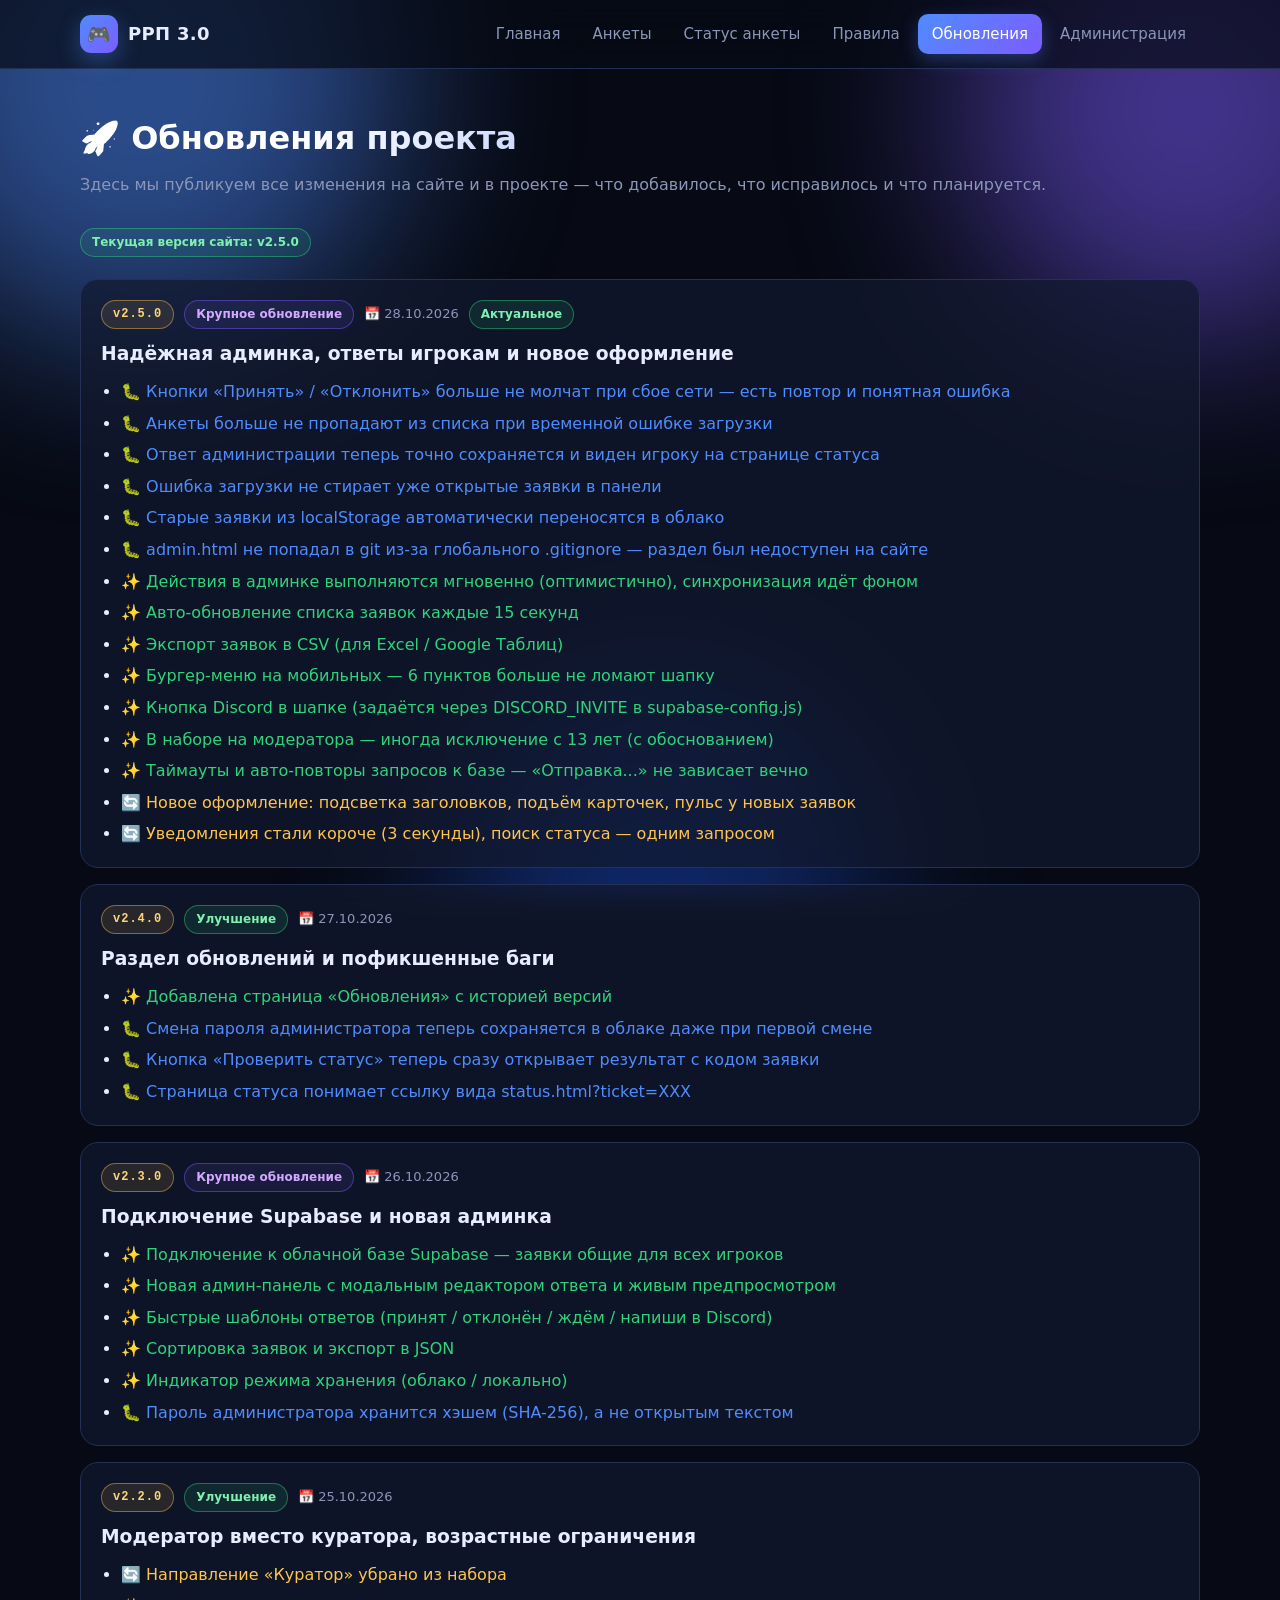
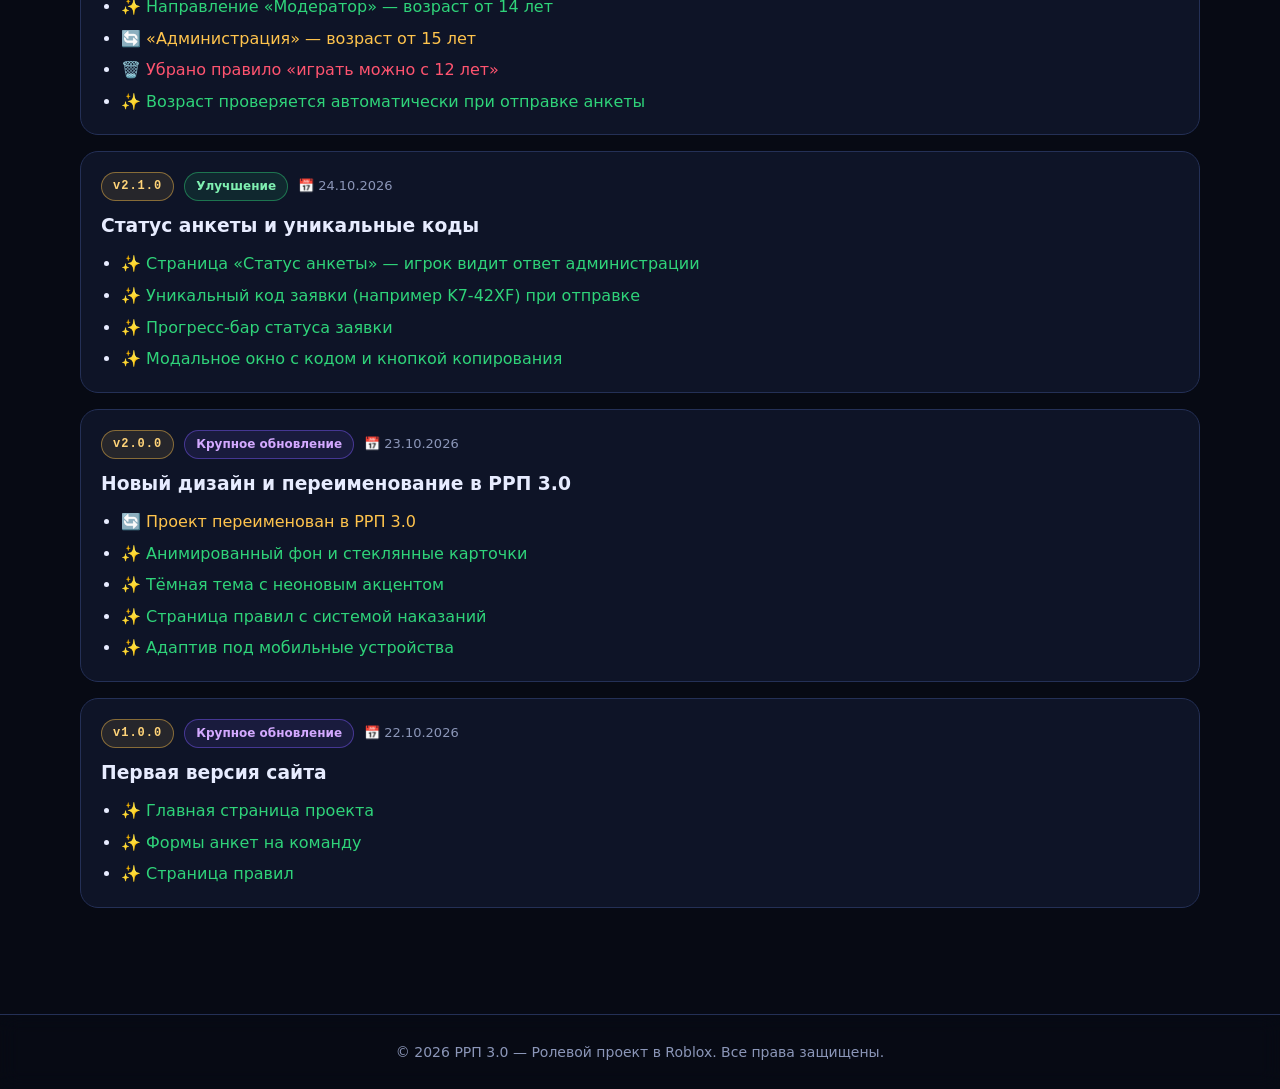
<file: updates.html>
<!DOCTYPE html>
<html lang="ru">
<head>
  <meta charset="UTF-8" />
  <meta name="viewport" content="width=device-width, initial-scale=1.0" />
  <title>Обновления — РРП 3.0</title>
  <link rel="stylesheet" href="style.css?v=7" />
</head>
<body>

  <main class="container">
    <h1 class="section-title">🚀 Обновления проекта</h1>
    <p class="section-sub">
      Здесь мы публикуем все изменения на сайте и в проекте — что добавилось,
      что исправилось и что планируется.
    </p>

    <div class="badge badge--new" style="display:inline-block;margin-bottom:22px;" id="latestVer">
      Текущая версия сайта: загрузка...
    </div>

    <div id="changelog"></div>
  </main>

  <script src="supabase-config.js?v=7"></script>
  <script src="app.js?v=7"></script>
  <script src="store.js?v=7"></script>
  <script>
    mountLayout("updates");

    /* ------------------------------------------------------------
       СПИСОК ОБНОВЛЕНИЙ
       Чтобы добавить новое — просто вставь объект в начало массива.
       fields: version, date, title, tag("major"|"minor"|"fix"), items[]
       ------------------------------------------------------------ */
    const UPDATES = [
      {
        version: "2.5.0",
        date: "28.10.2026",
        title: "Надёжная админка, ответы игрокам и новое оформление",
        tag: "major",
        items: [
          "fixed: Кнопки «Принять» / «Отклонить» больше не молчат при сбое сети — есть повтор и понятная ошибка",
          "fixed: Анкеты больше не пропадают из списка при временной ошибке загрузки",
          "fixed: Ответ администрации теперь точно сохраняется и виден игроку на странице статуса",
          "fixed: Ошибка загрузки не стирает уже открытые заявки в панели",
          "fixed: Старые заявки из localStorage автоматически переносятся в облако",
          "fixed: admin.html не попадал в git из-за глобального .gitignore — раздел был недоступен на сайте",
          "added: Действия в админке выполняются мгновенно (оптимистично), синхронизация идёт фоном",
          "added: Авто-обновление списка заявок каждые 15 секунд",
          "added: Экспорт заявок в CSV (для Excel / Google Таблиц)",
          "added: Бургер-меню на мобильных — 6 пунктов больше не ломают шапку",
          "added: Кнопка Discord в шапке (задаётся через DISCORD_INVITE в supabase-config.js)",
          "added: В наборе на модератора — иногда исключение с 13 лет (с обоснованием)",
          "added: Таймауты и авто-повторы запросов к базе — «Отправка...» не зависает вечно",
          "changed: Новое оформление: подсветка заголовков, подъём карточек, пульс у новых заявок",
          "changed: Уведомления стали короче (3 секунды), поиск статуса — одним запросом",
        ],
      },
      {
        version: "2.4.0",
        date: "27.10.2026",
        title: "Раздел обновлений и пофикшенные баги",
        tag: "minor",
        items: [
          "added: Добавлена страница «Обновления» с историей версий",
          "fixed: Смена пароля администратора теперь сохраняется в облаке даже при первой смене",
          "fixed: Кнопка «Проверить статус» теперь сразу открывает результат с кодом заявки",
          "fixed: Страница статуса понимает ссылку вида status.html?ticket=XXX",
        ],
      },
      {
        version: "2.3.0",
        date: "26.10.2026",
        title: "Подключение Supabase и новая админка",
        tag: "major",
        items: [
          "added: Подключение к облачной базе Supabase — заявки общие для всех игроков",
          "added: Новая админ-панель с модальным редактором ответа и живым предпросмотром",
          "added: Быстрые шаблоны ответов (принят / отклонён / ждём / напиши в Discord)",
          "added: Сортировка заявок и экспорт в JSON",
          "added: Индикатор режима хранения (облако / локально)",
          "fixed: Пароль администратора хранится хэшем (SHA-256), а не открытым текстом",
        ],
      },
      {
        version: "2.2.0",
        date: "25.10.2026",
        title: "Модератор вместо куратора, возрастные ограничения",
        tag: "minor",
        items: [
          "changed: Направление «Куратор» убрано из набора",
          "added: Направление «Модератор» — возраст от 14 лет",
          "changed: «Администрация» — возраст от 15 лет",
          "removed: Убрано правило «играть можно с 12 лет»",
          "added: Возраст проверяется автоматически при отправке анкеты",
        ],
      },
      {
        version: "2.1.0",
        date: "24.10.2026",
        title: "Статус анкеты и уникальные коды",
        tag: "minor",
        items: [
          "added: Страница «Статус анкеты» — игрок видит ответ администрации",
          "added: Уникальный код заявки (например K7-42XF) при отправке",
          "added: Прогресс-бар статуса заявки",
          "added: Модальное окно с кодом и кнопкой копирования",
        ],
      },
      {
        version: "2.0.0",
        date: "23.10.2026",
        title: "Новый дизайн и переименование в РРП 3.0",
        tag: "major",
        items: [
          "changed: Проект переименован в РРП 3.0",
          "added: Анимированный фон и стеклянные карточки",
          "added: Тёмная тема с неоновым акцентом",
          "added: Страница правил с системой наказаний",
          "added: Адаптив под мобильные устройства",
        ],
      },
      {
        version: "1.0.0",
        date: "22.10.2026",
        title: "Первая версия сайта",
        tag: "major",
        items: [
          "added: Главная страница проекта",
          "added: Формы анкет на команду",
          "added: Страница правил",
        ],
      },
    ];

    /* ---------- Отрисовка ---------- */
    const TAGS = {
      major: { cls: "badge--admin",   txt: "Крупное обновление" },
      minor: { cls: "badge--moderator", txt: "Улучшение" },
      fix:   { cls: "badge--no",      txt: "Исправление" },
    };

    const ITEM_ICONS = {
      added:   { icon: "✨", color: "var(--green)" },
      fixed:   { icon: "🐛", color: "var(--accent)" },
      changed: { icon: "🔄", color: "var(--yellow)" },
          removed: { icon: "🗑️", color: "var(--red)" },
    };

    function itemHtml(line) {
      const m = String(line).match(/^(added|fixed|changed|removed)\s*:\s*(.*)$/i);
      if (!m) return `<li style="color:var(--muted)">${esc(line)}</li>`;
      const meta = ITEM_ICONS[m[1].toLowerCase()] || ITEM_ICONS.added;
      return `<li><span style="color:${meta.color}">${meta.icon} ${esc(m[2])}</span></li>`;
    }

    document.getElementById("latestVer").textContent =
      `Текущая версия сайта: v${UPDATES[0].version}`;

    document.getElementById("changelog").innerHTML = UPDATES.map((u, i) => {
      const tag = TAGS[u.tag] || TAGS.minor;
      return `
      <div class="app-item fade-in" style="animation-delay:${i * 60}ms;margin-bottom:16px;">
        <div class="app-item__head">
          <span class="badge badge--ticket">v${esc(u.version)}</span>
          <span class="badge ${tag.cls}">${tag.txt}</span>
          <span class="app-item__meta">📅 ${esc(u.date)}</span>
          ${i === 0 ? '<span class="badge badge--ok">Актуальное</span>' : ""}
        </div>
        <h3 style="margin-bottom:10px;">${esc(u.title)}</h3>
        <ul style="margin-left:20px;display:grid;gap:6px;">
          ${(u.items || []).map(itemHtml).join("")}
        </ul>
      </div>`;
    }).join("");
  </script>
</body>
</html>
</file>
<file: style.css>
/* ============================================================
   ROBLOX RP PROJECT — общий стиль сайта
   ============================================================ */

:root {
  --bg: #070a14;
  --bg-2: #0f1426;
  --bg-3: #161d38;
  --card: rgba(19, 26, 48, .72);
  --border: #243056;
  --text: #e7ecff;
  --muted: #8b96b8;
  --accent: #4f8cff;
  --accent-2: #7c5cff;
  --green: #2fd47a;
  --red: #ff5470;
  --yellow: #ffc44d;
  --radius: 18px;
  --shadow: 0 16px 40px rgba(0, 0, 0, .45);
  --glass: rgba(255, 255, 255, .04);
}

* { box-sizing: border-box; margin: 0; padding: 0; }

html { scroll-behavior: smooth; }

body {
  font-family: "Segoe UI", Roboto, system-ui, -apple-system, sans-serif;
  background: var(--bg);
  color: var(--text);
  min-height: 100vh;
  line-height: 1.6;
  overflow-x: hidden;
}

/* ---------- Анимированный фон ---------- */
.bg-blobs { position: fixed; inset: 0; z-index: -1; overflow: hidden; }
.bg-blobs span {
  position: absolute;
  border-radius: 50%;
  filter: blur(90px);
  opacity: .5;
  animation: float 18s ease-in-out infinite;
}
.bg-blobs span:nth-child(1) { width: 520px; height: 520px; top: -180px; left: -120px; background: #4f8cff; }
.bg-blobs span:nth-child(2) { width: 460px; height: 460px; top: -120px; right: -140px; background: #7c5cff; animation-delay: -6s; }
.bg-blobs span:nth-child(3) { width: 420px; height: 420px; bottom: -200px; left: 35%; background: #1e5fff; opacity: .35; animation-delay: -12s; }

@keyframes float {
  0%, 100% { transform: translate(0, 0) scale(1); }
  33% { transform: translate(40px, -30px) scale(1.08); }
  66% { transform: translate(-30px, 25px) scale(.94); }
}

a { color: var(--accent); text-decoration: none; }
a:hover { text-decoration: underline; }

/* ---------- Шапка ---------- */
.header {
  position: sticky;
  top: 0;
  z-index: 50;
  backdrop-filter: blur(18px);
  background: rgba(7, 10, 20, .7);
  border-bottom: 1px solid var(--border);
}

.header__inner {
  max-width: 1160px;
  margin: 0 auto;
  padding: 14px 20px;
  display: flex;
  align-items: center;
  gap: 20px;
}

.logo {
  display: flex;
  align-items: center;
  gap: 10px;
  font-weight: 800;
  font-size: 18px;
  letter-spacing: .3px;
  color: var(--text);
}
.logo:hover { text-decoration: none; }

.logo__mark {
  width: 38px;
  height: 38px;
  border-radius: 11px;
  display: grid;
  place-items: center;
  background: linear-gradient(135deg, var(--accent), var(--accent-2));
  font-size: 19px;
  box-shadow: 0 8px 22px rgba(79, 140, 255, .35);
}

.nav { margin-left: auto; display: flex; gap: 4px; flex-wrap: wrap; }

.nav a {
  color: var(--muted);
  padding: 8px 14px;
  border-radius: 10px;
  font-size: 15px;
  transition: .2s;
}
.nav a:hover { color: var(--text); background: var(--bg-3); text-decoration: none; }
.nav a.active { color: #fff; background: linear-gradient(135deg, var(--accent), var(--accent-2)); box-shadow: 0 6px 18px rgba(79,140,255,.3); }

/* ---------- Обёртка ---------- */
.container { max-width: 1160px; margin: 0 auto; padding: 44px 20px 90px; }

.section-title {
  font-size: 32px;
  font-weight: 800;
  margin-bottom: 8px;
  background: linear-gradient(90deg, #fff, #a9bcff);
  -webkit-background-clip: text;
  background-clip: text;
  color: transparent;
}
.section-sub { color: var(--muted); margin-bottom: 30px; }

/* ---------- Герой ---------- */
.hero { padding: 74px 0 46px; text-align: center; }

.hero__badge {
  display: inline-flex;
  align-items: center;
  gap: 8px;
  padding: 7px 16px;
  border-radius: 999px;
  background: rgba(79, 140, 255, .1);
  border: 1px solid rgba(79, 140, 255, .35);
  color: #a9c4ff;
  font-size: 13px;
  margin-bottom: 20px;
  backdrop-filter: blur(8px);
}
.hero__badge .dot {
  width: 8px; height: 8px; border-radius: 50%;
  background: var(--green);
  box-shadow: 0 0 10px var(--green);
  animation: pulse 2s infinite;
}
@keyframes pulse { 50% { opacity: .4; } }

.hero h1 {
  font-size: clamp(32px, 5.5vw, 56px);
  font-weight: 900;
  line-height: 1.12;
  margin-bottom: 18px;
}

.hero h1 span {
  background: linear-gradient(90deg, var(--accent), var(--accent-2) 60%, #b06bff);
  -webkit-background-clip: text;
  background-clip: text;
  color: transparent;
}

.hero p { color: var(--muted); max-width: 640px; margin: 0 auto 32px; font-size: 17px; }

.btn-row { display: flex; gap: 12px; justify-content: center; flex-wrap: wrap; }

/* ---------- Кнопки ---------- */
.btn {
  display: inline-flex;
  align-items: center;
  justify-content: center;
  gap: 8px;
  padding: 12px 22px;
  border-radius: 12px;
  font-size: 15px;
  font-weight: 600;
  border: 1px solid transparent;
  cursor: pointer;
  transition: .2s;
  color: #fff;
  text-decoration: none;
}
.btn:hover { text-decoration: none; transform: translateY(-2px); }
.btn:active { transform: translateY(0); }

.btn--primary { background: linear-gradient(135deg, var(--accent), var(--accent-2)); box-shadow: 0 8px 24px rgba(79, 140, 255, .3); }
.btn--primary:hover { box-shadow: 0 12px 30px rgba(79, 140, 255, .45); }
.btn--ghost { background: var(--bg-3); border-color: var(--border); color: var(--text); }
.btn--ghost:hover { border-color: var(--accent); }
.btn--danger { background: rgba(255, 84, 112, .12); border-color: rgba(255, 84, 112, .4); color: #ff8ba0; }
.btn--danger:hover { background: rgba(255, 84, 112, .2); }
.btn--success { background: rgba(47, 212, 122, .12); border-color: rgba(47, 212, 122, .4); color: #7ff0b1; }
.btn--success:hover { background: rgba(47, 212, 122, .2); }
.btn--sm { padding: 7px 14px; font-size: 13px; border-radius: 9px; }
.btn--block { width: 100%; }
.btn:disabled { opacity: .5; cursor: not-allowed; transform: none; }

/* ---------- Карточки ---------- */
.grid { display: grid; gap: 18px; }
.grid--3 { grid-template-columns: repeat(auto-fit, minmax(280px, 1fr)); }
.grid--2 { grid-template-columns: repeat(auto-fit, minmax(320px, 1fr)); }

.card {
  position: relative;
  background: var(--card);
  border: 1px solid var(--border);
  border-radius: var(--radius);
  padding: 26px;
  box-shadow: var(--shadow);
  backdrop-filter: blur(14px);
  transition: .25s;
}

.card--hover:hover {
  transform: translateY(-5px);
  border-color: rgba(79, 140, 255, .55);
  box-shadow: 0 20px 46px rgba(0, 0, 0, .55);
}

/* свечение по контуру карточек направления */
.card--glow::before {
  content: "";
  position: absolute;
  inset: -1px;
  border-radius: inherit;
  padding: 1px;
  background: linear-gradient(140deg, rgba(79,140,255,.6), transparent 40%, rgba(124,92,255,.5));
  -webkit-mask: linear-gradient(#fff 0 0) content-box, linear-gradient(#fff 0 0);
  -webkit-mask-composite: xor;
  mask-composite: exclude;
  pointer-events: none;
}

.card__icon {
  width: 58px; height: 58px;
  display: grid; place-items: center;
  font-size: 30px;
  border-radius: 15px;
  background: linear-gradient(135deg, rgba(79,140,255,.2), rgba(124,92,255,.2));
  border: 1px solid var(--border);
  margin-bottom: 16px;
}
.card h3 { font-size: 20px; margin-bottom: 8px; }
.card p { color: var(--muted); font-size: 15px; }

.age-pill {
  display: inline-block;
  margin-top: 12px;
  padding: 5px 12px;
  border-radius: 999px;
  font-size: 12.5px;
  font-weight: 700;
  background: rgba(255, 196, 77, .1);
  border: 1px solid rgba(255, 196, 77, .4);
  color: #ffd479;
}

/* ---------- Табы ---------- */
.tabs { display: flex; gap: 8px; flex-wrap: wrap; margin-bottom: 26px; }

.tab {
  flex: 1 1 190px;
  padding: 13px 20px;
  border-radius: 13px;
  background: var(--bg-3);
  border: 1px solid var(--border);
  color: var(--muted);
  cursor: pointer;
  font-size: 15px;
  font-weight: 600;
  transition: .2s;
  text-align: center;
}
.tab small { display: block; font-size: 11.5px; font-weight: 500; opacity: .75; margin-top: 2px; }
.tab:hover { color: var(--text); border-color: var(--accent); }
.tab.active { background: linear-gradient(135deg, var(--accent), var(--accent-2)); color: #fff; border-color: transparent; box-shadow: 0 8px 22px rgba(79,140,255,.3); }

/* ---------- Формы ---------- */
.form { display: grid; gap: 18px; }

.field { display: grid; gap: 7px; }

.field label { font-size: 14px; font-weight: 600; color: #c7d1f5; }
.field label .req { color: var(--red); }

.field input,
.field select,
.field textarea {
  width: 100%;
  padding: 13px 15px;
  background: var(--bg-2);
  border: 1px solid var(--border);
  border-radius: 12px;
  color: var(--text);
  font-size: 15px;
  font-family: inherit;
  transition: .2s;
}
.field input::placeholder,
.field textarea::placeholder { color: #5d6a92; }

.field input:focus,
.field select:focus,
.field textarea:focus {
  outline: none;
  border-color: var(--accent);
  box-shadow: 0 0 0 3px rgba(79, 140, 255, .18);
  background: #121933;
}
.field textarea { min-height: 112px; resize: vertical; }
.field .hint { font-size: 12.5px; color: var(--muted); }
.field .hint b { color: var(--yellow); }

.field--row { display: grid; grid-template-columns: 1fr 1fr; gap: 14px; }
@media (max-width: 560px) { .field--row { grid-template-columns: 1fr; } }

.checkbox {
  display: flex;
  gap: 10px;
  align-items: flex-start;
  font-size: 14px;
  color: var(--muted);
  cursor: pointer;
}
.checkbox input { width: 18px; height: 18px; margin-top: 3px; accent-color: var(--accent); }

.error-text { color: var(--red); font-size: 13px; display: none; }

/* ---------- Уведомления ---------- */
.toast {
  position: fixed;
  right: 20px;
  bottom: 20px;
  max-width: 380px;
  padding: 15px 19px;
  border-radius: 13px;
  background: var(--bg-3);
  border: 1px solid var(--border);
  box-shadow: var(--shadow);
  font-size: 14.5px;
  z-index: 300;
  transform: translateY(20px);
  opacity: 0;
  transition: .3s;
  pointer-events: none;
  backdrop-filter: blur(14px);
}
.toast.show { transform: translateY(0); opacity: 1; }
.toast--ok { border-color: rgba(47, 212, 122, .5); }
.toast--err { border-color: rgba(255, 84, 112, .5); }

/* ---------- Модальное окно ---------- */
.modal-back {
  position: fixed; inset: 0;
  background: rgba(3, 6, 14, .75);
  backdrop-filter: blur(6px);
  display: none;
  place-items: center;
  z-index: 400;
  padding: 20px;
}
.modal-back.show { display: grid; animation: fade .25s ease; }

.modal {
  width: 100%;
  max-width: 460px;
  background: var(--bg-2);
  border: 1px solid var(--border);
  border-radius: 20px;
  padding: 30px;
  text-align: center;
  box-shadow: var(--shadow);
}
.modal__icon {
  width: 66px; height: 66px;
  margin: 0 auto 16px;
  display: grid; place-items: center;
  font-size: 34px;
  border-radius: 50%;
  background: rgba(47, 212, 122, .12);
  border: 1px solid rgba(47, 212, 122, .4);
}
.modal h3 { font-size: 21px; margin-bottom: 8px; }
.modal p { color: var(--muted); font-size: 14.5px; margin-bottom: 18px; }

.ticket {
  display: flex;
  align-items: center;
  justify-content: center;
  gap: 10px;
  padding: 14px;
  margin-bottom: 20px;
  border-radius: 13px;
  background: var(--bg-3);
  border: 1px dashed var(--accent);
  font-size: 24px;
  font-weight: 800;
  letter-spacing: 4px;
  color: #fff;
}

/* ---------- Правила ---------- */
.rule {
  background: var(--card);
  border: 1px solid var(--border);
  border-radius: var(--radius);
  padding: 18px 20px;
  margin-bottom: 12px;
  transition: .2s;
}
.rule:hover { border-color: rgba(79,140,255,.4); transform: translateX(4px); }
.rule h4 { font-size: 16px; margin-bottom: 6px; display: flex; gap: 10px; align-items: baseline; }
.rule h4 .num { color: var(--accent); font-variant-numeric: tabular-nums; min-width: 26px; }
.rule p, .rule li { color: var(--muted); font-size: 14.5px; }
.rule ul { margin-left: 20px; margin-top: 6px; }

.rules-block { margin-bottom: 36px; }
.rules-block__title {
  font-size: 21px;
  font-weight: 800;
  margin-bottom: 14px;
  padding-left: 12px;
  border-left: 4px solid var(--accent);
}

/* ---------- Админка ---------- */
.admin-lock { max-width: 420px; margin: 60px auto; text-align: center; }

.admin-bar {
  display: flex;
  align-items: center;
  gap: 10px;
  flex-wrap: wrap;
  margin-bottom: 20px;
}
.admin-bar .spacer { margin-left: auto; }

.admin-bar select,
.admin-bar input {
  padding: 8px 14px;
  background: var(--bg-3);
  border: 1px solid var(--border);
  border-radius: 9px;
  color: var(--text);
  font-size: 13px;
  font-family: inherit;
}
.admin-bar select:focus, .admin-bar input:focus { outline: none; border-color: var(--accent); }

.stats { display: flex; gap: 12px; flex-wrap: wrap; margin-bottom: 22px; }

.stat {
  flex: 1 1 160px;
  background: var(--card);
  border: 1px solid var(--border);
  border-radius: 14px;
  padding: 16px 18px;
  backdrop-filter: blur(10px);
}
.stat b { display: block; font-size: 28px; line-height: 1.2; }
.stat span { color: var(--muted); font-size: 13px; }

.app-item {
  background: var(--card);
  border: 1px solid var(--border);
  border-radius: var(--radius);
  padding: 20px;
  margin-bottom: 14px;
  backdrop-filter: blur(10px);
  transition: .2s;
}
.app-item:hover { border-color: rgba(79,140,255,.4); }
.app-item__head { display: flex; align-items: center; gap: 10px; flex-wrap: wrap; margin-bottom: 10px; }
.app-item__head b { font-size: 17px; }
.app-item__meta { color: var(--muted); font-size: 13px; }

.badge {
  padding: 4px 11px;
  border-radius: 999px;
  font-size: 12px;
  font-weight: 700;
  border: 1px solid;
  white-space: nowrap;
}
.badge--moderator { color: #7ff0b1; border-color: rgba(47, 212, 122, .45); background: rgba(47, 212, 122, .1); }
.badge--admin { color: #d3a9ff; border-color: rgba(124, 92, 255, .45); background: rgba(124, 92, 255, .1); }
.badge--new { color: #7ff0b1; border-color: rgba(47, 212, 122, .45); background: rgba(47, 212, 122, .1); }
.badge--ok { color: #7ff0b1; border-color: rgba(47, 212, 122, .45); background: rgba(47, 212, 122, .1); }
.badge--no { color: #ff8ba0; border-color: rgba(255, 84, 112, .45); background: rgba(255, 84, 112, .1); }
.badge--ticket { color: #ffd479; border-color: rgba(255, 196, 77, .45); background: rgba(255, 196, 77, .1); font-family: monospace; letter-spacing: 1px; }

.ans {
  background: var(--bg-2);
  border: 1px solid var(--border);
  border-radius: 12px;
  padding: 12px 14px;
  margin-top: 12px;
}
.ans b { font-size: 13px; color: #c7d1f5; display: block; margin-bottom: 4px; }
.ans div { font-size: 14px; white-space: pre-wrap; word-break: break-word; }

.ans--answer {
  border-color: rgba(79, 140, 255, .5);
  background: linear-gradient(135deg, rgba(79,140,255,.1), rgba(124,92,255,.06));
}

.empty {
  text-align: center;
  color: var(--muted);
  padding: 56px 20px;
  border: 1px dashed var(--border);
  border-radius: var(--radius);
  font-size: 15px;
}
.empty .big { font-size: 42px; display: block; margin-bottom: 12px; }

/* ---------- Статус анкеты ---------- */
.status-search { max-width: 560px; margin: 0 auto 30px; }

.status-card {
  background: var(--card);
  border: 1px solid var(--border);
  border-radius: var(--radius);
  padding: 22px;
  margin-bottom: 16px;
  backdrop-filter: blur(10px);
  animation: fade .4s ease both;
}
.status-card__head { display: flex; align-items: center; gap: 10px; flex-wrap: wrap; margin-bottom: 6px; }
.status-card__head h3 { font-size: 19px; }

.status-steps {
  display: flex;
  gap: 6px;
  margin: 16px 0;
}
.status-steps .step {
  flex: 1;
  text-align: center;
  padding: 9px 6px;
  border-radius: 10px;
  font-size: 12.5px;
  font-weight: 600;
  background: var(--bg-3);
  border: 1px solid var(--border);
  color: var(--muted);
}
.status-steps .step.on { background: linear-gradient(135deg, var(--accent), var(--accent-2)); color: #fff; border-color: transparent; }
.status-steps .step.on.green { background: linear-gradient(135deg, #2fd47a, #17a85e); }
.status-steps .step.on.red { background: linear-gradient(135deg, #ff5470, #d63a56); }

/* ---------- Подвал ---------- */
.footer {
  border-top: 1px solid var(--border);
  padding: 26px 20px;
  text-align: center;
  color: var(--muted);
  font-size: 14px;
  backdrop-filter: blur(10px);
}

/* ---------- Анимация появления ---------- */
.fade-in { animation: fade .5s ease both; }
@keyframes fade { from { opacity: 0; transform: translateY(12px); } to { opacity: 1; transform: none; } }

.hidden { display: none !important; }

/* ---------- Скроллбар ---------- */
::-webkit-scrollbar { width: 10px; }
::-webkit-scrollbar-track { background: var(--bg); }
::-webkit-scrollbar-thumb { background: #26304f; border-radius: 8px; }
::-webkit-scrollbar-thumb:hover { background: #33406b; }

@media (max-width: 720px) {
  .container { padding: 30px 16px 70px; }
}

/* ============ Новое оформление v2.5 ============ */

/* Discord-кнопка в шапке */
.header__discord {
  color: #fff;
  background: #5865F2;
  padding: 8px 14px;
  border-radius: 10px;
  font-size: 14.5px;
  font-weight: 600;
  margin-left: 6px;
  box-shadow: 0 6px 18px rgba(88, 101, 242, .35);
  transition: .2s;
}
.header__discord:hover { text-decoration: none; transform: translateY(-1px); filter: brightness(1.08); }

/* Бургер */
.nav-burger {
  display: none;
  margin-left: auto;
  width: 42px;
  height: 42px;
  border-radius: 11px;
  border: 1px solid var(--border);
  background: var(--bg-3);
  cursor: pointer;
  flex-direction: column;
  align-items: center;
  justify-content: center;
  gap: 4px;
  padding: 0;
}
.nav-burger span {
  display: block;
  width: 18px;
  height: 2px;
  border-radius: 2px;
  background: var(--text);
  transition: .25s;
}
.nav-burger--open span:nth-child(1) { transform: translateY(6px) rotate(45deg); }
.nav-burger--open span:nth-child(2) { opacity: 0; }
.nav-burger--open span:nth-child(3) { transform: translateY(-6px) rotate(-45deg); }

@media (max-width: 900px) {
  .nav-burger { display: flex; }

  .nav {
    position: absolute;
    top: 100%;
    left: 0;
    right: 0;
    flex-direction: column;
    align-items: stretch;
    gap: 4px;
    margin: 0;
    padding: 10px 16px 16px;
    background: rgba(7, 10, 20, .97);
    backdrop-filter: blur(18px);
    border-bottom: 1px solid var(--border);
    box-shadow: 0 18px 40px rgba(0, 0, 0, .5);
    display: none;
  }
  .nav.nav--open { display: flex; }
  .nav a { padding: 12px 14px; font-size: 15.5px; text-align: left; }
  .header__discord { margin: 4px 0 0; text-align: center; }
  .header__inner { position: relative; }
}

/* Полировка: подъём карточек, акцентная рамка админ-бара */
.card { transition: transform .2s, box-shadow .2s; }
.card:hover { transform: translateY(-2px); box-shadow: 0 16px 44px rgba(0, 0, 0, .35); }

.section-title {
  background: linear-gradient(120deg, #fff 20%, #9db6ff 60%, var(--accent-2));
  -webkit-background-clip: text;
  background-clip: text;
  color: transparent;
}

.admin-bar {
  border: 1px solid var(--border);
  background: linear-gradient(135deg, rgba(79, 140, 255, .07), rgba(124, 92, 255, .05));
  border-radius: 14px;
}

.badge--new { animation: pulseBadge 1.8s ease-in-out infinite; }
@keyframes pulseBadge {
  0%, 100% { box-shadow: 0 0 0 0 rgba(255, 196, 84, .35); }
  50% { box-shadow: 0 0 0 6px rgba(255, 196, 84, 0); }
}

.btn { transition: transform .15s, filter .2s, opacity .2s; }
.btn:not(:disabled):hover { transform: translateY(-1px); filter: brightness(1.06); }
.btn:disabled { opacity: .6; cursor: wait; }

.empty small { color: var(--muted); }
</file>
